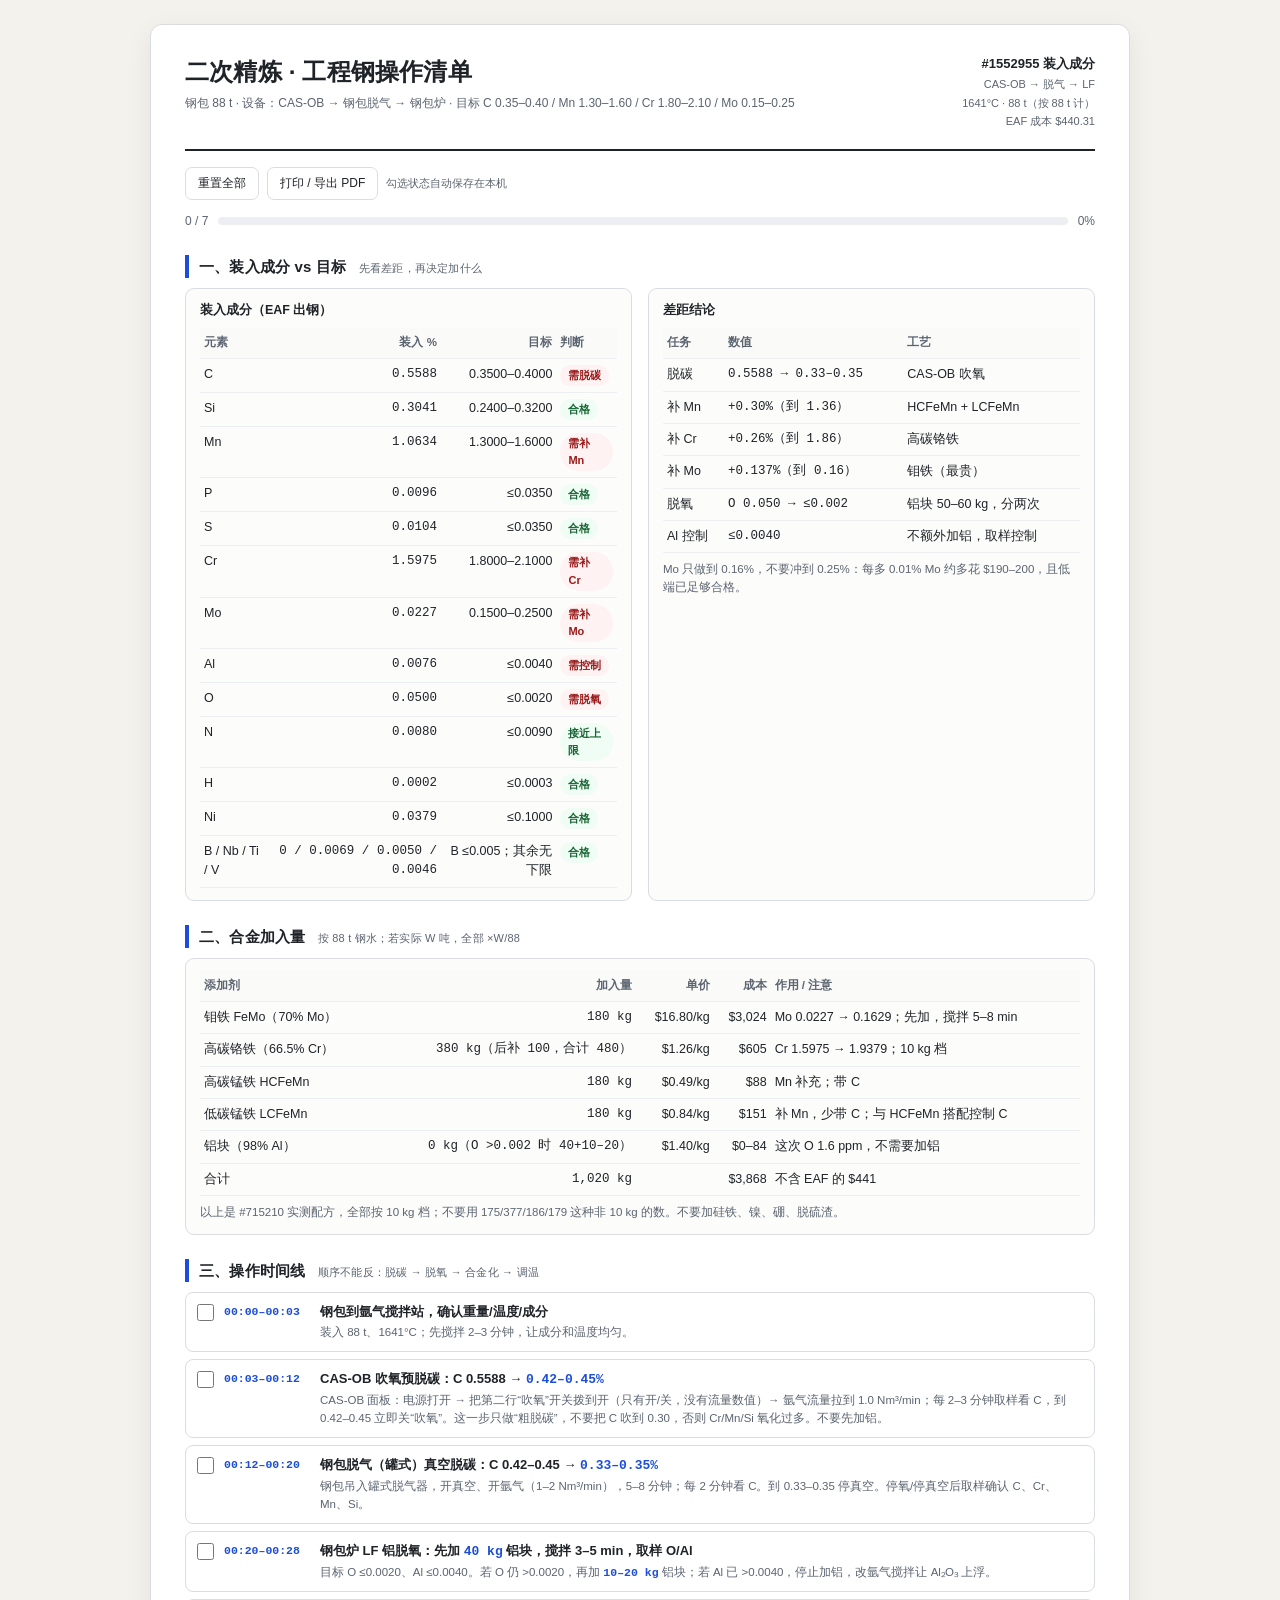
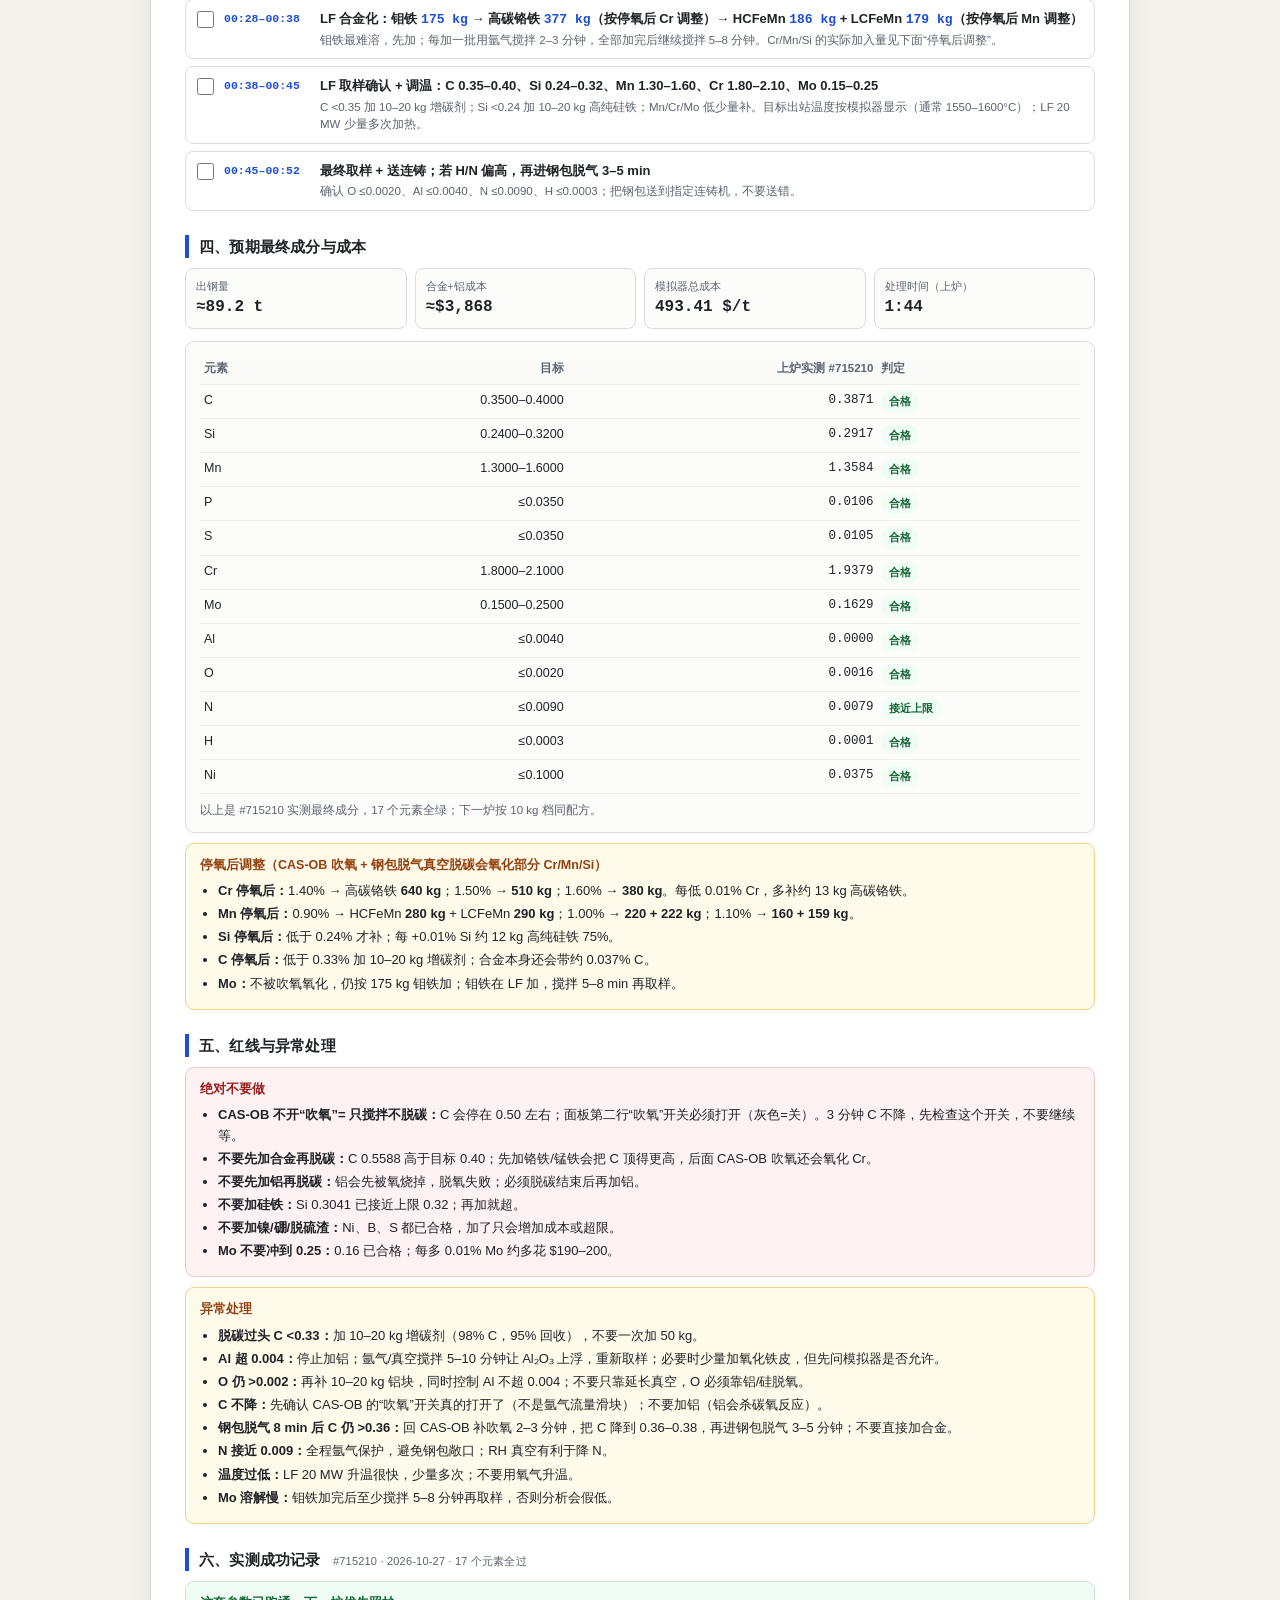
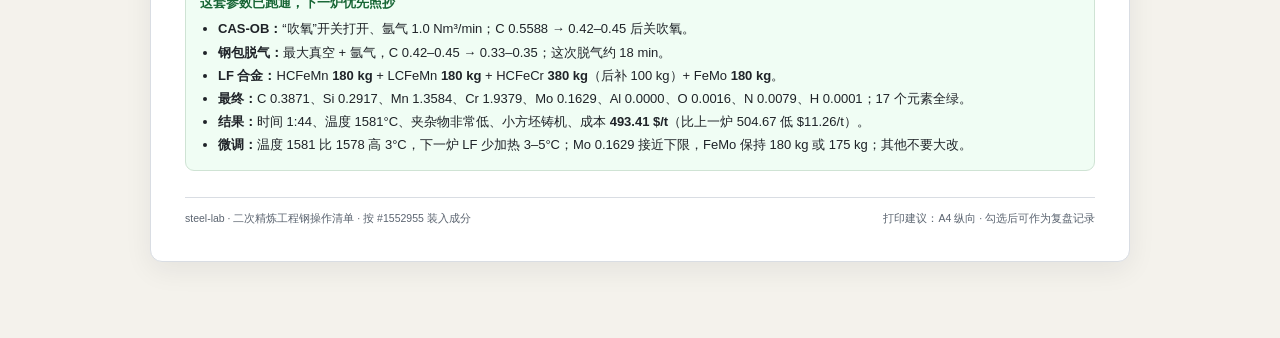
<file: 操作清单_二次精炼_工程钢.html>
<!DOCTYPE html>
<html lang="zh-CN">
<head>
<meta charset="UTF-8">
<meta name="viewport" content="width=device-width, initial-scale=1">
<title>二次精炼 · 工程钢操作清单</title>
<style>
  :root {
    --ink: #1f2328; --ink-2: #5b6470; --line: #d9dde3; --bg: #f4f2ec; --card: #fff;
    --accent: #1d4ed8; --accent-2: #eff6ff;
    --ok: #166534; --ok-bg: #f0fdf4;
    --warn: #991b1b; --warn-bg: #fef2f2;
    --amber: #92400e; --amber-bg: #fffbeb;
  }
  * { box-sizing: border-box; }
  body { margin: 0; background: var(--bg); color: var(--ink); font-family: "Segoe UI","Microsoft YaHei","PingFang SC",Arial,sans-serif; font-size: 13px; line-height: 1.55; }
  .page { max-width: 980px; margin: 24px auto 60px; background: var(--card); border: 1px solid var(--line); border-radius: 12px; padding: 28px 34px 34px; box-shadow: 0 8px 28px rgba(31,35,40,.07); }
  header { display: flex; align-items: flex-start; gap: 18px; padding-bottom: 18px; border-bottom: 2px solid var(--ink); }
  header h1 { margin: 0 0 4px; font-size: 24px; letter-spacing: .2px; }
  header .sub { color: var(--ink-2); font-size: 12px; }
  .spacer { flex: 1; }
  .stamp { text-align: right; font-size: 11px; color: var(--ink-2); line-height: 1.7; white-space: nowrap; }
  .stamp b { color: var(--ink); font-size: 13px; }
  .toolbar { display: flex; gap: 8px; margin: 16px 0 0; }
  .toolbar button { border: 1px solid var(--line); background: #fff; color: var(--ink); border-radius: 7px; padding: 7px 12px; font-size: 12px; cursor: pointer; }
  .toolbar button:hover { border-color: var(--accent); color: var(--accent); }
  .progress-wrap { display: flex; align-items: center; gap: 10px; margin-top: 12px; font-size: 12px; color: var(--ink-2); }
  .progress { flex: 1; height: 8px; background: #eceef1; border-radius: 99px; overflow: hidden; }
  .progress > i { display: block; height: 100%; width: 0%; background: linear-gradient(90deg, #1d4ed8, #60a5fa); transition: width .2s ease; }
  h2 { font-size: 15px; margin: 24px 0 10px; padding-left: 10px; border-left: 4px solid var(--accent); letter-spacing: .2px; }
  h2 small { font-weight: 400; color: var(--ink-2); font-size: 11px; margin-left: 8px; }
  .grid2 { display: grid; grid-template-columns: 1fr 1fr; gap: 16px; }
  .box { border: 1px solid var(--line); border-radius: 9px; padding: 12px 14px; background: #fcfcfa; }
  .box h3 { margin: 0 0 8px; font-size: 12.5px; }
  table { width: 100%; border-collapse: collapse; font-size: 12.5px; }
  th, td { border-bottom: 1px solid #eceef1; padding: 6px 4px; text-align: left; vertical-align: top; }
  th { color: var(--ink-2); font-weight: 600; font-size: 11.5px; background: #fafaf8; }
  td.num, th.num { text-align: right; font-variant-numeric: tabular-nums; }
  .mono { font-family: Consolas,"SFMono-Regular",Menlo,monospace; }
  .muted { color: var(--ink-2); }
  .pill { display: inline-block; padding: 2px 8px; border-radius: 99px; font-size: 11px; background: #f1f3f5; color: var(--ink-2); font-weight: 600; }
  .pill.ok { background: var(--ok-bg); color: var(--ok); }
  .pill.bad { background: var(--warn-bg); color: var(--warn); }
  .pill.blue { background: var(--accent-2); color: var(--accent); }
  .checklist { display: flex; flex-direction: column; gap: 7px; margin-top: 4px; }
  .item { display: flex; gap: 10px; align-items: flex-start; border: 1px solid var(--line); border-radius: 8px; padding: 9px 11px; background: #fff; transition: background .15s ease, border-color .15s ease; }
  .item:hover { border-color: #c7ccd3; }
  .item.done { background: #f7f9f7; border-color: #cfe3d4; }
  .item.done .txt { opacity: .62; }
  .item.done .txt b { text-decoration: line-through; text-decoration-thickness: 1px; }
  .item input[type="checkbox"] { width: 17px; height: 17px; margin: 2px 0 0; accent-color: var(--accent); flex: 0 0 auto; cursor: pointer; }
  .time { flex: 0 0 86px; font-family: Consolas,Menlo,monospace; font-size: 11.5px; color: var(--accent); font-weight: 700; padding-top: 1px; white-space: nowrap; }
  .txt { flex: 1; min-width: 0; }
  .txt .why { display: block; color: var(--ink-2); font-size: 11.5px; margin-top: 2px; }
  .qty { font-family: Consolas,Menlo,monospace; font-weight: 700; color: var(--accent); }
  .warnbox { border: 1px solid #f3c6c6; background: var(--warn-bg); border-radius: 9px; padding: 12px 14px; margin-top: 10px; }
  .warnbox h3 { margin: 0 0 6px; font-size: 12.5px; color: var(--warn); }
  .warnbox ul { margin: 4px 0 0 18px; padding: 0; }
  .warnbox li { margin: 3px 0; }
  .okbox { border: 1px solid #cfe3d4; background: var(--ok-bg); border-radius: 9px; padding: 12px 14px; margin-top: 10px; }
  .okbox h3 { margin: 0 0 6px; font-size: 12.5px; color: var(--ok); }
  .okbox ul { margin: 4px 0 0 18px; padding: 0; }
  .okbox li { margin: 3px 0; }
  .amberbox { border: 1px solid #f3d18b; background: var(--amber-bg); border-radius: 9px; padding: 12px 14px; margin-top: 10px; }
  .amberbox h3 { margin: 0 0 6px; font-size: 12.5px; color: var(--amber); }
  .amberbox ul { margin: 4px 0 0 18px; padding: 0; }
  .amberbox li { margin: 3px 0; }
  .note { font-size: 11.5px; color: var(--ink-2); margin-top: 8px; }
  .kpi { display: grid; grid-template-columns: repeat(4,1fr); gap: 8px; margin-top: 10px; }
  .kpi .k { border: 1px solid var(--line); border-radius: 8px; padding: 9px 10px; background: #fcfcfa; }
  .kpi .k span { display: block; font-size: 10.5px; color: var(--ink-2); }
  .kpi .k b { font-size: 16px; font-family: Consolas,Menlo,monospace; }
  footer { margin-top: 26px; padding-top: 12px; border-top: 1px solid var(--line); font-size: 10.5px; color: var(--ink-2); display: flex; justify-content: space-between; gap: 16px; }
  @media (max-width: 760px) { .page { margin: 0; border-radius: 0; padding: 20px 16px 28px; } .grid2 { grid-template-columns: 1fr; } .kpi { grid-template-columns: 1fr 1fr; } header { flex-direction: column; } .stamp { text-align: left; } }
  @media print { @page { size: A4; margin: 12mm; } body { background: #fff; font-size: 10.5px; } .page { max-width: none; margin: 0; border: 0; box-shadow: none; padding: 0; } .toolbar,.progress-wrap { display: none; } .item { break-inside: avoid; } h2 { break-after: avoid; } .warnbox,.okbox,.amberbox,.box { break-inside: avoid; } header { padding-bottom: 10px; } }
</style>
</head>
<body>
<div class="page">
  <header>
    <div>
      <h1>二次精炼 · 工程钢操作清单</h1>
      <div class="sub">钢包 88 t · 设备：CAS-OB → 钢包脱气 → 钢包炉 · 目标 C 0.35–0.40 / Mn 1.30–1.60 / Cr 1.80–2.10 / Mo 0.15–0.25</div>
    </div>
    <div class="spacer"></div>
    <div class="stamp">
      <b>#1552955 装入成分</b><br>CAS-OB → 脱气 → LF<br>
      1641°C · 88 t（按 88 t 计）<br>
      EAF 成本 $440.31
    </div>
  </header>

  <div class="toolbar">
    <button id="btn-reset">重置全部</button>
    <button id="btn-print">打印 / 导出 PDF</button>
    <span class="muted" style="align-self:center;font-size:11px">勾选状态自动保存在本机</span>
  </div>
  <div class="progress-wrap">
    <span id="progress-text">0 / 0</span>
    <div class="progress"><i id="progress-bar"></i></div>
    <span id="progress-pct">0%</span>
  </div>

  <h2>一、装入成分 vs 目标 <small>先看差距，再决定加什么</small></h2>
  <div class="grid2">
    <div class="box">
      <h3>装入成分（EAF 出钢）</h3>
      <table>
        <thead><tr><th>元素</th><th class="num">装入 %</th><th class="num">目标</th><th>判断</th></tr></thead>
        <tbody>
          <tr><td>C</td><td class="num mono">0.5588</td><td class="num">0.3500–0.4000</td><td><span class="pill bad">需脱碳</span></td></tr>
          <tr><td>Si</td><td class="num mono">0.3041</td><td class="num">0.2400–0.3200</td><td><span class="pill ok">合格</span></td></tr>
          <tr><td>Mn</td><td class="num mono">1.0634</td><td class="num">1.3000–1.6000</td><td><span class="pill bad">需补 Mn</span></td></tr>
          <tr><td>P</td><td class="num mono">0.0096</td><td class="num">≤0.0350</td><td><span class="pill ok">合格</span></td></tr>
          <tr><td>S</td><td class="num mono">0.0104</td><td class="num">≤0.0350</td><td><span class="pill ok">合格</span></td></tr>
          <tr><td>Cr</td><td class="num mono">1.5975</td><td class="num">1.8000–2.1000</td><td><span class="pill bad">需补 Cr</span></td></tr>
          <tr><td>Mo</td><td class="num mono">0.0227</td><td class="num">0.1500–0.2500</td><td><span class="pill bad">需补 Mo</span></td></tr>
          <tr><td>Al</td><td class="num mono">0.0076</td><td class="num">≤0.0040</td><td><span class="pill bad">需控制</span></td></tr>
          <tr><td>O</td><td class="num mono">0.0500</td><td class="num">≤0.0020</td><td><span class="pill bad">需脱氧</span></td></tr>
          <tr><td>N</td><td class="num mono">0.0080</td><td class="num">≤0.0090</td><td><span class="pill ok">接近上限</span></td></tr>
          <tr><td>H</td><td class="num mono">0.0002</td><td class="num">≤0.0003</td><td><span class="pill ok">合格</span></td></tr>
          <tr><td>Ni</td><td class="num mono">0.0379</td><td class="num">≤0.1000</td><td><span class="pill ok">合格</span></td></tr>
          <tr><td>B / Nb / Ti / V</td><td class="num mono">0 / 0.0069 / 0.0050 / 0.0046</td><td class="num">B ≤0.005；其余无下限</td><td><span class="pill ok">合格</span></td></tr>
        </tbody>
      </table>
    </div>
    <div class="box">
      <h3>差距结论</h3>
      <table>
        <thead><tr><th>任务</th><th>数值</th><th>工艺</th></tr></thead>
        <tbody>
          <tr><td>脱碳</td><td class="mono">0.5588 → 0.33–0.35</td><td>CAS-OB 吹氧</td></tr>
          <tr><td>补 Mn</td><td class="mono">+0.30%（到 1.36）</td><td>HCFeMn + LCFeMn</td></tr>
          <tr><td>补 Cr</td><td class="mono">+0.26%（到 1.86）</td><td>高碳铬铁</td></tr>
          <tr><td>补 Mo</td><td class="mono">+0.137%（到 0.16）</td><td>钼铁（最贵）</td></tr>
          <tr><td>脱氧</td><td class="mono">O 0.050 → ≤0.002</td><td>铝块 50–60 kg，分两次</td></tr>
          <tr><td>Al 控制</td><td class="mono">≤0.0040</td><td>不额外加铝，取样控制</td></tr>
        </tbody>
      </table>
      <div class="note">Mo 只做到 0.16%，不要冲到 0.25%：每多 0.01% Mo 约多花 $190–200，且低端已足够合格。</div>
    </div>
  </div>

  <h2>二、合金加入量 <small>按 88 t 钢水；若实际 W 吨，全部 ×W/88</small></h2>
  <div class="box">
    <table>
      <thead><tr><th>添加剂</th><th class="num">加入量</th><th class="num">单价</th><th class="num">成本</th><th>作用 / 注意</th></tr></thead>
      <tbody>
        <tr><td class="strong">钼铁 FeMo（70% Mo）</td><td class="num mono">180 kg</td><td class="num">$16.80/kg</td><td class="num">$3,024</td><td>Mo 0.0227 → 0.1629；先加，搅拌 5–8 min</td></tr>
        <tr><td class="strong">高碳铬铁（66.5% Cr）</td><td class="num mono">380 kg（后补 100，合计 480）</td><td class="num">$1.26/kg</td><td class="num">$605</td><td>Cr 1.5975 → 1.9379；10 kg 档</td></tr>
        <tr><td class="strong">高碳锰铁 HCFeMn</td><td class="num mono">180 kg</td><td class="num">$0.49/kg</td><td class="num">$88</td><td>Mn 补充；带 C</td></tr>
        <tr><td class="strong">低碳锰铁 LCFeMn</td><td class="num mono">180 kg</td><td class="num">$0.84/kg</td><td class="num">$151</td><td>补 Mn，少带 C；与 HCFeMn 搭配控制 C</td></tr>
        <tr><td class="strong">铝块（98% Al）</td><td class="num mono">0 kg（O &gt;0.002 时 40+10–20）</td><td class="num">$1.40/kg</td><td class="num">$0–84</td><td>这次 O 1.6 ppm，不需要加铝</td></tr>
        <tr><td class="strong">合计</td><td class="num mono">1,020 kg</td><td></td><td class="num strong">$3,868</td><td>不含 EAF 的 $441</td></tr>
      </tbody>
    </table>
    <div class="note">以上是 #715210 实测配方，全部按 10 kg 档；不要用 175/377/186/179 这种非 10 kg 的数。不要加硅铁、镍、硼、脱硫渣。</div>
  </div>

  <h2>三、操作时间线 <small>顺序不能反：脱碳 → 脱氧 → 合金化 → 调温</small></h2>
  <div class="checklist">
    <label class="item"><input type="checkbox" data-k="r1">
      <span class="time">00:00–00:03</span>
      <span class="txt"><b>钢包到氩气搅拌站，确认重量/温度/成分</b>
        <span class="why">装入 88 t、1641°C；先搅拌 2–3 分钟，让成分和温度均匀。</span></span>
    </label>
    <label class="item"><input type="checkbox" data-k="r2">
      <span class="time">00:03–00:12</span>
      <span class="txt"><b>CAS-OB 吹氧预脱碳：C 0.5588 → <span class="qty">0.42–0.45%</span></b>
        <span class="why">CAS-OB 面板：电源打开 → 把第二行“吹氧”开关拨到开（只有开/关，没有流量数值）→ 氩气流量拉到 1.0 Nm³/min；每 2–3 分钟取样看 C，到 0.42–0.45 立即关“吹氧”。这一步只做“粗脱碳”，不要把 C 吹到 0.30，否则 Cr/Mn/Si 氧化过多。不要先加铝。</span></span>
    </label>
    <label class="item"><input type="checkbox" data-k="r3">
      <span class="time">00:12–00:20</span>
      <span class="txt"><b>钢包脱气（罐式）真空脱碳：C 0.42–0.45 → <span class="qty">0.33–0.35%</span></b>
        <span class="why">钢包吊入罐式脱气器，开真空、开氩气（1–2 Nm³/min），5–8 分钟；每 2 分钟看 C。到 0.33–0.35 停真空。停氧/停真空后取样确认 C、Cr、Mn、Si。</span></span>
    </label>
    <label class="item"><input type="checkbox" data-k="r4">
      <span class="time">00:20–00:28</span>
      <span class="txt"><b>钢包炉 LF 铝脱氧：先加 <span class="qty">40 kg</span> 铝块，搅拌 3–5 min，取样 O/Al</b>
        <span class="why">目标 O ≤0.0020、Al ≤0.0040。若 O 仍 &gt;0.0020，再加 <span class="qty">10–20 kg</span> 铝块；若 Al 已 &gt;0.0040，停止加铝，改氩气搅拌让 Al₂O₃ 上浮。</span></span>
    </label>
    <label class="item"><input type="checkbox" data-k="r5">
      <span class="time">00:28–00:38</span>
      <span class="txt"><b>LF 合金化：钼铁 <span class="qty">175 kg</span> → 高碳铬铁 <span class="qty">377 kg</span>（按停氧后 Cr 调整）→ HCFeMn <span class="qty">186 kg</span> + LCFeMn <span class="qty">179 kg</span>（按停氧后 Mn 调整）</b>
        <span class="why">钼铁最难溶，先加；每加一批用氩气搅拌 2–3 分钟，全部加完后继续搅拌 5–8 分钟。Cr/Mn/Si 的实际加入量见下面“停氧后调整”。</span></span>
    </label>
    <label class="item"><input type="checkbox" data-k="r6">
      <span class="time">00:38–00:45</span>
      <span class="txt"><b>LF 取样确认 + 调温：C 0.35–0.40、Si 0.24–0.32、Mn 1.30–1.60、Cr 1.80–2.10、Mo 0.15–0.25</b>
        <span class="why">C &lt;0.35 加 10–20 kg 增碳剂；Si &lt;0.24 加 10–20 kg 高纯硅铁；Mn/Cr/Mo 低少量补。目标出站温度按模拟器显示（通常 1550–1600°C）；LF 20 MW 少量多次加热。</span></span>
    </label>
    <label class="item"><input type="checkbox" data-k="r7">
      <span class="time">00:45–00:52</span>
      <span class="txt"><b>最终取样 + 送连铸；若 H/N 偏高，再进钢包脱气 3–5 min</b>
        <span class="why">确认 O ≤0.0020、Al ≤0.0040、N ≤0.0090、H ≤0.0003；把钢包送到指定连铸机，不要送错。</span></span>
    </label>
  </div>

  <h2>四、预期最终成分与成本</h2>
  <div class="kpi">
    <div class="k"><span>出钢量</span><b>≈89.2 t</b></div>
    <div class="k"><span>合金+铝成本</span><b>≈$3,868</b></div>
    <div class="k"><span>模拟器总成本</span><b>493.41 $/t</b></div>
    <div class="k"><span>处理时间（上炉）</span><b>1:44</b></div>
  </div>
  <div class="box" style="margin-top:12px">
    <table>
      <thead><tr><th>元素</th><th class="num">目标</th><th class="num">上炉实测 #715210</th><th>判定</th></tr></thead>
      <tbody>
        <tr><td>C</td><td class="num">0.3500–0.4000</td><td class="num mono">0.3871</td><td><span class="pill ok">合格</span></td></tr>
        <tr><td>Si</td><td class="num">0.2400–0.3200</td><td class="num mono">0.2917</td><td><span class="pill ok">合格</span></td></tr>
        <tr><td>Mn</td><td class="num">1.3000–1.6000</td><td class="num mono">1.3584</td><td><span class="pill ok">合格</span></td></tr>
        <tr><td>P</td><td class="num">≤0.0350</td><td class="num mono">0.0106</td><td><span class="pill ok">合格</span></td></tr>
        <tr><td>S</td><td class="num">≤0.0350</td><td class="num mono">0.0105</td><td><span class="pill ok">合格</span></td></tr>
        <tr><td>Cr</td><td class="num">1.8000–2.1000</td><td class="num mono">1.9379</td><td><span class="pill ok">合格</span></td></tr>
        <tr><td>Mo</td><td class="num">0.1500–0.2500</td><td class="num mono">0.1629</td><td><span class="pill ok">合格</span></td></tr>
        <tr><td>Al</td><td class="num">≤0.0040</td><td class="num mono">0.0000</td><td><span class="pill ok">合格</span></td></tr>
        <tr><td>O</td><td class="num">≤0.0020</td><td class="num mono">0.0016</td><td><span class="pill ok">合格</span></td></tr>
        <tr><td>N</td><td class="num">≤0.0090</td><td class="num mono">0.0079</td><td><span class="pill ok">接近上限</span></td></tr>
        <tr><td>H</td><td class="num">≤0.0003</td><td class="num mono">0.0001</td><td><span class="pill ok">合格</span></td></tr>
        <tr><td>Ni</td><td class="num">≤0.1000</td><td class="num mono">0.0375</td><td><span class="pill ok">合格</span></td></tr>
      </tbody>
    </table>
    <div class="note">以上是 #715210 实测最终成分，17 个元素全绿；下一炉按 10 kg 档同配方。</div>
  </div>

  <div class="amberbox">
    <h3>停氧后调整（CAS-OB 吹氧 + 钢包脱气真空脱碳会氧化部分 Cr/Mn/Si）</h3>
    <ul>
      <li><b>Cr 停氧后：</b>1.40% → 高碳铬铁 <b>640 kg</b>；1.50% → <b>510 kg</b>；1.60% → <b>380 kg</b>。每低 0.01% Cr，多补约 13 kg 高碳铬铁。</li>
      <li><b>Mn 停氧后：</b>0.90% → HCFeMn <b>280 kg</b> + LCFeMn <b>290 kg</b>；1.00% → <b>220 + 222 kg</b>；1.10% → <b>160 + 159 kg</b>。</li>
      <li><b>Si 停氧后：</b>低于 0.24% 才补；每 +0.01% Si 约 12 kg 高纯硅铁 75%。</li>
      <li><b>C 停氧后：</b>低于 0.33% 加 10–20 kg 增碳剂；合金本身还会带约 0.037% C。</li>
      <li><b>Mo：</b>不被吹氧氧化，仍按 175 kg 钼铁加；钼铁在 LF 加，搅拌 5–8 min 再取样。</li>
    </ul>
  </div>

  <h2>五、红线与异常处理</h2>
  <div class="warnbox">
    <h3>绝对不要做</h3>
    <ul>
      <li><b>CAS-OB 不开“吹氧”= 只搅拌不脱碳：</b>C 会停在 0.50 左右；面板第二行“吹氧”开关必须打开（灰色=关）。3 分钟 C 不降，先检查这个开关，不要继续等。</li>
      <li><b>不要先加合金再脱碳：</b>C 0.5588 高于目标 0.40；先加铬铁/锰铁会把 C 顶得更高，后面 CAS-OB 吹氧还会氧化 Cr。</li>
      <li><b>不要先加铝再脱碳：</b>铝会先被氧烧掉，脱氧失败；必须脱碳结束后再加铝。</li>
      <li><b>不要加硅铁：</b>Si 0.3041 已接近上限 0.32；再加就超。</li>
      <li><b>不要加镍/硼/脱硫渣：</b>Ni、B、S 都已合格，加了只会增加成本或超限。</li>
      <li><b>Mo 不要冲到 0.25：</b>0.16 已合格；每多 0.01% Mo 约多花 $190–200。</li>
    </ul>
  </div>
  <div class="amberbox">
    <h3>异常处理</h3>
    <ul>
      <li><b>脱碳过头 C &lt;0.33：</b>加 10–20 kg 增碳剂（98% C，95% 回收），不要一次加 50 kg。</li>
      <li><b>Al 超 0.004：</b>停止加铝；氩气/真空搅拌 5–10 分钟让 Al₂O₃ 上浮，重新取样；必要时少量加氧化铁皮，但先问模拟器是否允许。</li>
      <li><b>O 仍 &gt;0.002：</b>再补 10–20 kg 铝块，同时控制 Al 不超 0.004；不要只靠延长真空，O 必须靠铝/硅脱氧。</li>
      <li><b>C 不降：</b>先确认 CAS-OB 的“吹氧”开关真的打开了（不是氩气流量滑块）；不要加铝（铝会杀碳氧反应）。</li>
      <li><b>钢包脱气 8 min 后 C 仍 &gt;0.36：</b>回 CAS-OB 补吹氧 2–3 分钟，把 C 降到 0.36–0.38，再进钢包脱气 3–5 分钟；不要直接加合金。</li>
      <li><b>N 接近 0.009：</b>全程氩气保护，避免钢包敞口；RH 真空有利于降 N。</li>
      <li><b>温度过低：</b>LF 20 MW 升温很快，少量多次；不要用氧气升温。</li>
      <li><b>Mo 溶解慢：</b>钼铁加完后至少搅拌 5–8 分钟再取样，否则分析会假低。</li>
    </ul>
  </div>

  <h2>六、实测成功记录 <small>#715210 · 2026-10-27 · 17 个元素全过</small></h2>
  <div class="okbox">
    <h3>这套参数已跑通，下一炉优先照抄</h3>
    <ul>
      <li><b>CAS-OB：</b>“吹氧”开关打开、氩气 1.0 Nm³/min；C 0.5588 → 0.42–0.45 后关吹氧。</li>
      <li><b>钢包脱气：</b>最大真空 + 氩气，C 0.42–0.45 → 0.33–0.35；这次脱气约 18 min。</li>
      <li><b>LF 合金：</b>HCFeMn <b>180 kg</b> + LCFeMn <b>180 kg</b> + HCFeCr <b>380 kg</b>（后补 100 kg）+ FeMo <b>180 kg</b>。</li>
      <li><b>最终：</b>C 0.3871、Si 0.2917、Mn 1.3584、Cr 1.9379、Mo 0.1629、Al 0.0000、O 0.0016、N 0.0079、H 0.0001；17 个元素全绿。</li>
      <li><b>结果：</b>时间 1:44、温度 1581°C、夹杂物非常低、小方坯铸机、成本 <b>493.41 $/t</b>（比上一炉 504.67 低 $11.26/t）。</li>
      <li><b>微调：</b>温度 1581 比 1578 高 3°C，下一炉 LF 少加热 3–5°C；Mo 0.1629 接近下限，FeMo 保持 180 kg 或 175 kg；其他不要大改。</li>
    </ul>
  </div>

  <footer>
    <span>steel-lab · 二次精炼工程钢操作清单 · 按 #1552955 装入成分</span>
    <span>打印建议：A4 纵向 · 勾选后可作为复盘记录</span>
  </footer>
</div>

<script>
  const KEY = "steel-lab-checklist-refining-v1";
  const boxes = Array.from(document.querySelectorAll('input[type="checkbox"]'));
  const saved = JSON.parse(localStorage.getItem(KEY) || "{}");
  boxes.forEach((b) => {
    b.checked = !!saved[b.dataset.k];
    b.closest(".item").classList.toggle("done", b.checked);
    b.addEventListener("change", () => {
      saved[b.dataset.k] = b.checked;
      localStorage.setItem(KEY, JSON.stringify(saved));
      b.closest(".item").classList.toggle("done", b.checked);
      update();
    });
  });
  function update() {
    const done = boxes.filter((b) => b.checked).length;
    const pct = boxes.length ? Math.round(done / boxes.length * 100) : 0;
    document.getElementById("progress-text").textContent = done + " / " + boxes.length;
    document.getElementById("progress-pct").textContent = pct + "%";
    document.getElementById("progress-bar").style.width = pct + "%";
  }
  document.getElementById("btn-reset").addEventListener("click", () => {
    if (!confirm("确定重置所有勾选？")) return;
    localStorage.removeItem(KEY);
    boxes.forEach((b) => { b.checked = false; b.closest(".item").classList.remove("done"); });
    update();
  });
  document.getElementById("btn-print").addEventListener("click", () => window.print());
  update();
</script>
</body>
</html>
</file>
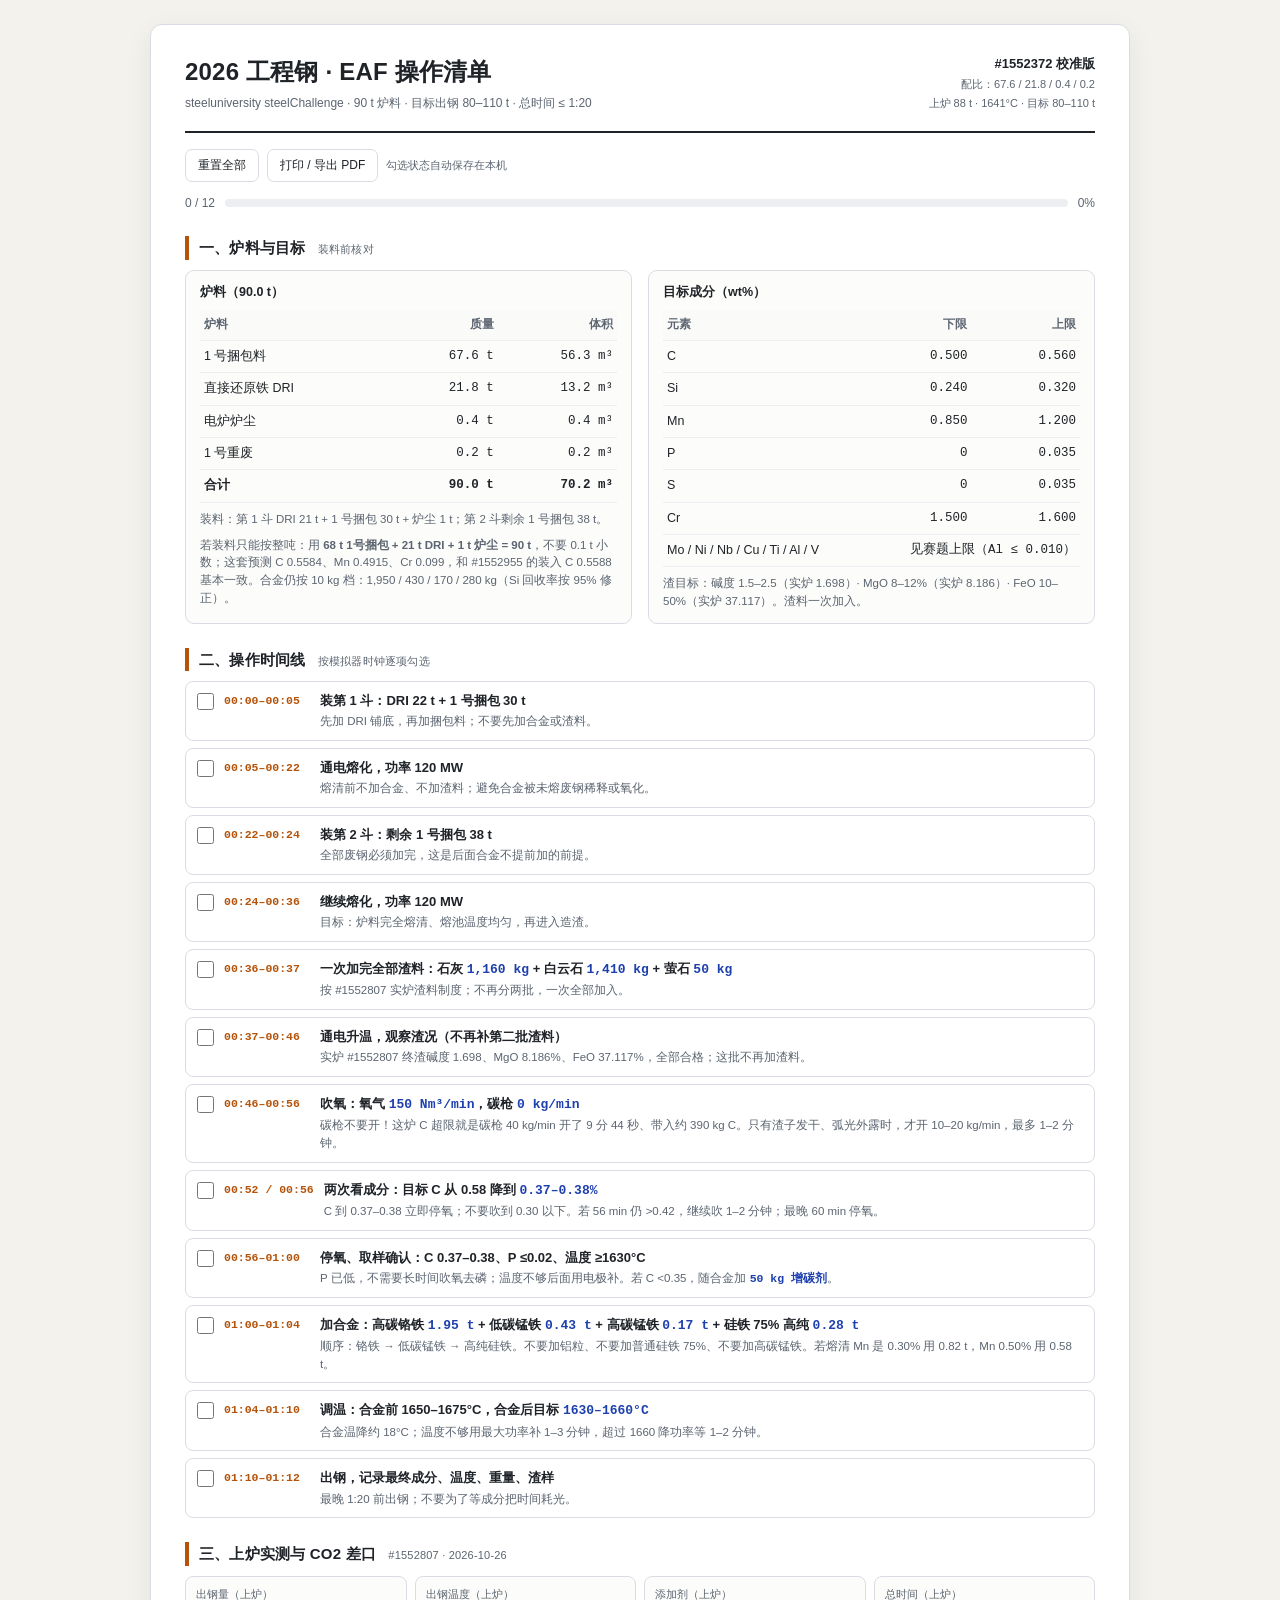
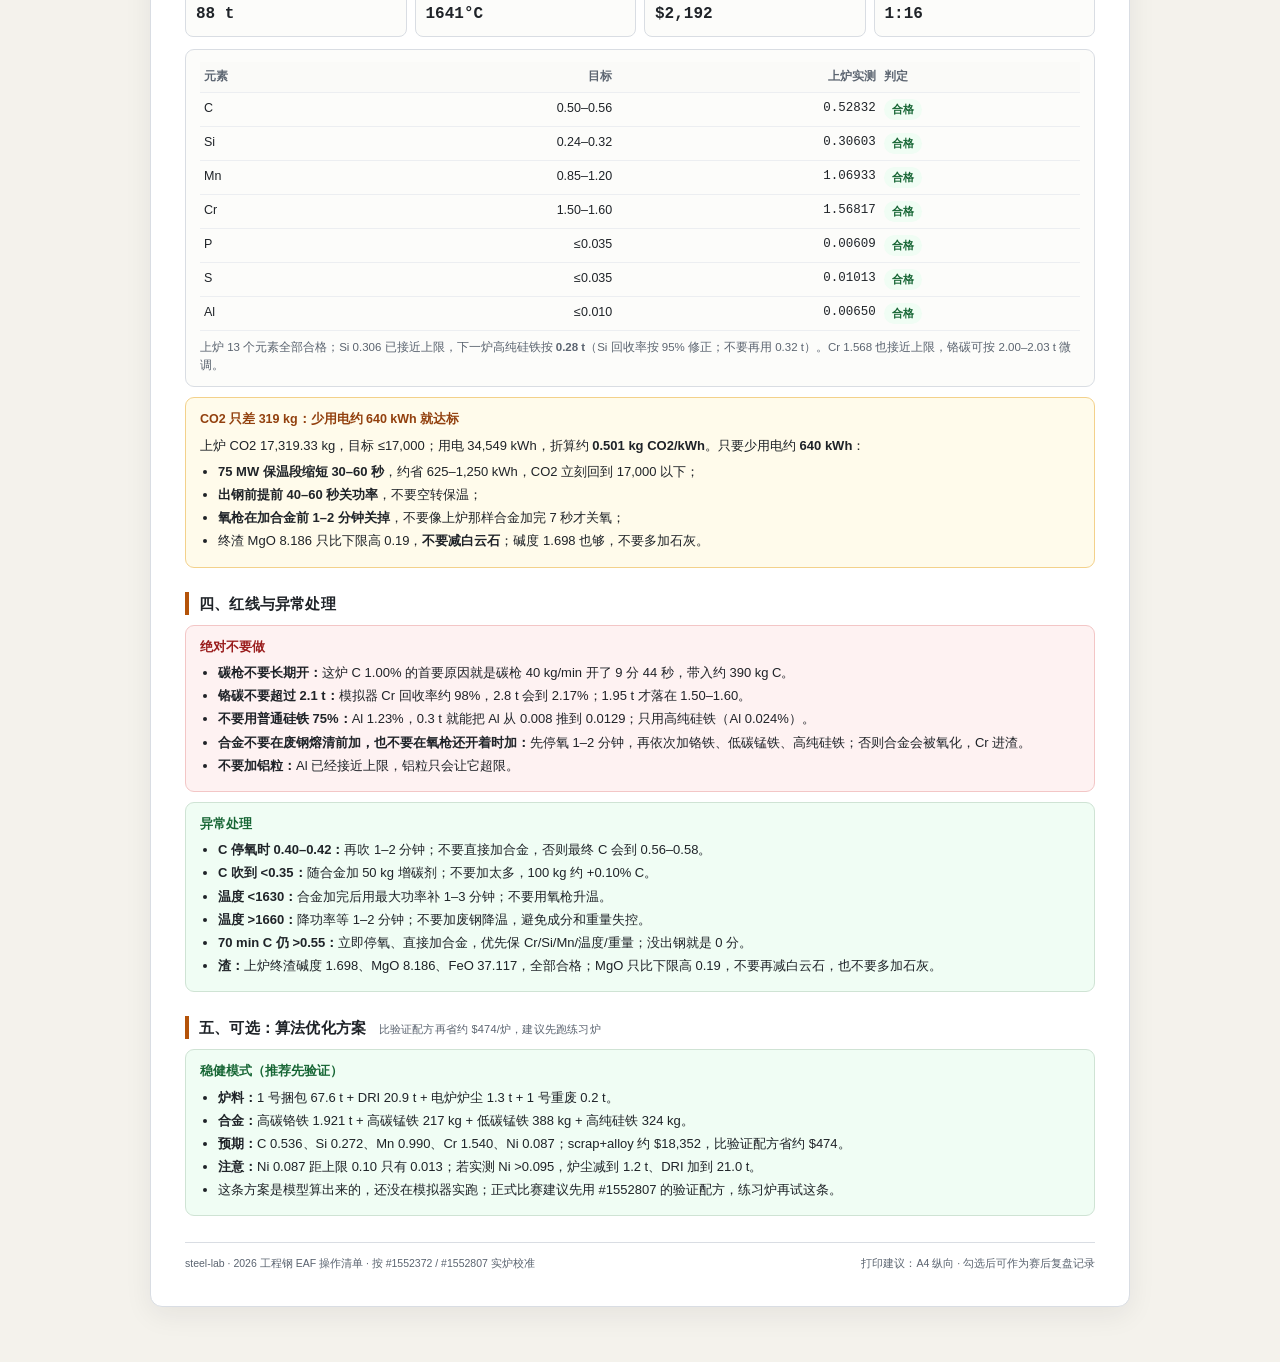
<file: 操作清单_工程钢_下一炉.html>
<!DOCTYPE html>
<html lang="zh-CN">
<head>
<meta charset="UTF-8">
<meta name="viewport" content="width=device-width, initial-scale=1">
<title>2026 工程钢 · EAF 操作清单</title>
<style>
  :root {
    --ink: #1f2328;
    --ink-2: #5b6470;
    --line: #d9dde3;
    --bg: #f4f2ec;
    --card: #ffffff;
    --accent: #b45309;
    --accent-2: #fff7ed;
    --ok: #166534;
    --ok-bg: #f0fdf4;
    --warn: #991b1b;
    --warn-bg: #fef2f2;
    --blue: #1e40af;
    --blue-bg: #eff6ff;
  }
  * { box-sizing: border-box; }
  body {
    margin: 0;
    background: var(--bg);
    color: var(--ink);
    font-family: "Segoe UI", "Microsoft YaHei", "PingFang SC", Arial, sans-serif;
    font-size: 13px;
    line-height: 1.55;
  }
  .page {
    max-width: 980px;
    margin: 24px auto 60px;
    background: var(--card);
    border: 1px solid var(--line);
    border-radius: 12px;
    padding: 28px 34px 34px;
    box-shadow: 0 8px 28px rgba(31, 35, 40, .07);
  }
  header {
    display: flex;
    align-items: flex-start;
    gap: 18px;
    padding-bottom: 18px;
    border-bottom: 2px solid var(--ink);
  }
  header h1 {
    margin: 0 0 4px;
    font-size: 24px;
    letter-spacing: .2px;
  }
  header .sub {
    color: var(--ink-2);
    font-size: 12px;
  }
  .spacer { flex: 1; }
  .stamp {
    text-align: right;
    font-size: 11px;
    color: var(--ink-2);
    line-height: 1.7;
    white-space: nowrap;
  }
  .stamp b { color: var(--ink); font-size: 13px; }
  .toolbar {
    display: flex;
    gap: 8px;
    margin: 16px 0 0;
  }
  .toolbar button {
    border: 1px solid var(--line);
    background: #fff;
    color: var(--ink);
    border-radius: 7px;
    padding: 7px 12px;
    font-size: 12px;
    cursor: pointer;
  }
  .toolbar button:hover { border-color: var(--accent); color: var(--accent); }
  .progress-wrap {
    display: flex;
    align-items: center;
    gap: 10px;
    margin-top: 12px;
    font-size: 12px;
    color: var(--ink-2);
  }
  .progress {
    flex: 1;
    height: 8px;
    background: #eceef1;
    border-radius: 99px;
    overflow: hidden;
  }
  .progress > i {
    display: block;
    height: 100%;
    width: 0%;
    background: linear-gradient(90deg, #b45309, #f59e0b);
    transition: width .2s ease;
  }
  h2 {
    font-size: 15px;
    margin: 24px 0 10px;
    padding-left: 10px;
    border-left: 4px solid var(--accent);
    letter-spacing: .2px;
  }
  h2 small {
    font-weight: 400;
    color: var(--ink-2);
    font-size: 11px;
    margin-left: 8px;
  }
  .grid2 {
    display: grid;
    grid-template-columns: 1fr 1fr;
    gap: 16px;
  }
  .box {
    border: 1px solid var(--line);
    border-radius: 9px;
    padding: 12px 14px;
    background: #fcfcfa;
  }
  .box h3 {
    margin: 0 0 8px;
    font-size: 12.5px;
    color: var(--ink);
  }
  table {
    width: 100%;
    border-collapse: collapse;
    font-size: 12.5px;
  }
  th, td {
    border-bottom: 1px solid #eceef1;
    padding: 6px 4px;
    text-align: left;
    vertical-align: top;
  }
  th {
    color: var(--ink-2);
    font-weight: 600;
    font-size: 11.5px;
    background: #fafaf8;
  }
  td.num, th.num { text-align: right; font-variant-numeric: tabular-nums; }
  .mono { font-family: Consolas, "SFMono-Regular", Menlo, monospace; }
  .muted { color: var(--ink-2); }
  .pill {
    display: inline-block;
    padding: 2px 8px;
    border-radius: 99px;
    font-size: 11px;
    background: #f1f3f5;
    color: var(--ink-2);
    font-weight: 600;
  }
  .pill.accent { background: var(--accent-2); color: var(--accent); }
  .pill.blue { background: var(--blue-bg); color: var(--blue); }
  .pill.ok { background: var(--ok-bg); color: var(--ok); }
  .checklist {
    display: flex;
    flex-direction: column;
    gap: 7px;
    margin-top: 4px;
  }
  .item {
    display: flex;
    gap: 10px;
    align-items: flex-start;
    border: 1px solid var(--line);
    border-radius: 8px;
    padding: 9px 11px;
    background: #fff;
    transition: background .15s ease, border-color .15s ease;
  }
  .item:hover { border-color: #c7ccd3; }
  .item.done {
    background: #f7f9f7;
    border-color: #cfe3d4;
  }
  .item.done .txt { opacity: .62; }
  .item.done .txt b { text-decoration: line-through; text-decoration-thickness: 1px; }
  .item input[type="checkbox"] {
    width: 17px;
    height: 17px;
    margin: 2px 0 0;
    accent-color: var(--accent);
    flex: 0 0 auto;
    cursor: pointer;
  }
  .time {
    flex: 0 0 86px;
    font-family: Consolas, "SFMono-Regular", Menlo, monospace;
    font-size: 11.5px;
    color: var(--accent);
    font-weight: 700;
    padding-top: 1px;
    white-space: nowrap;
  }
  .txt { flex: 1; min-width: 0; }
  .txt b { font-weight: 700; }
  .txt .why {
    display: block;
    color: var(--ink-2);
    font-size: 11.5px;
    margin-top: 2px;
  }
  .txt .qty {
    font-family: Consolas, "SFMono-Regular", Menlo, monospace;
    font-weight: 700;
    color: var(--blue);
  }
  .warnbox {
    border: 1px solid #f3c6c6;
    background: var(--warn-bg);
    border-radius: 9px;
    padding: 12px 14px;
    margin-top: 10px;
  }
  .warnbox h3 {
    margin: 0 0 6px;
    font-size: 12.5px;
    color: var(--warn);
  }
  .warnbox ul { margin: 4px 0 0 18px; padding: 0; }
  .warnbox li { margin: 3px 0; }
  .okbox {
    border: 1px solid #cfe3d4;
    background: var(--ok-bg);
    border-radius: 9px;
    padding: 12px 14px;
    margin-top: 10px;
  }
  .okbox h3 { margin: 0 0 6px; font-size: 12.5px; color: var(--ok); }
  .okbox ul { margin: 4px 0 0 18px; padding: 0; }
  .okbox li { margin: 3px 0; }
  .note {
    font-size: 11.5px;
    color: var(--ink-2);
    margin-top: 8px;
  }
  .kpi {
    display: grid;
    grid-template-columns: repeat(4, 1fr);
    gap: 8px;
    margin-top: 10px;
  }
  .kpi .k {
    border: 1px solid var(--line);
    border-radius: 8px;
    padding: 9px 10px;
    background: #fcfcfa;
  }
  .kpi .k span { display: block; font-size: 10.5px; color: var(--ink-2); }
  .kpi .k b { font-size: 16px; font-family: Consolas, Menlo, monospace; }
  footer {
    margin-top: 26px;
    padding-top: 12px;
    border-top: 1px solid var(--line);
    font-size: 10.5px;
    color: var(--ink-2);
    display: flex;
    justify-content: space-between;
    gap: 16px;
  }
  @media (max-width: 760px) {
    .page { margin: 0; border-radius: 0; padding: 20px 16px 28px; }
    .grid2 { grid-template-columns: 1fr; }
    .kpi { grid-template-columns: 1fr 1fr; }
    header { flex-direction: column; }
    .stamp { text-align: left; }
  }
  @media print {
    @page { size: A4; margin: 12mm; }
    body { background: #fff; font-size: 10.5px; }
    .page { max-width: none; margin: 0; border: 0; box-shadow: none; padding: 0; }
    .toolbar, .progress-wrap { display: none; }
    .item { break-inside: avoid; }
    h2 { break-after: avoid; }
    .warnbox, .okbox, .box { break-inside: avoid; }
    header { padding-bottom: 10px; }
  }
</style>
</head>
<body>
<div class="page">
  <header>
    <div>
      <h1>2026 工程钢 · EAF 操作清单</h1>
      <div class="sub">steeluniversity steelChallenge · 90 t 炉料 · 目标出钢 80–110 t · 总时间 ≤ 1:20</div>
    </div>
    <div class="spacer"></div>
    <div class="stamp">
      <b>#1552372 校准版</b><br>
      配比：67.6 / 21.8 / 0.4 / 0.2<br>
      上炉 88 t · 1641°C · 目标 80–110 t
    </div>
  </header>

  <div class="toolbar">
    <button id="btn-reset">重置全部</button>
    <button id="btn-print">打印 / 导出 PDF</button>
    <span class="muted" style="align-self:center;font-size:11px">勾选状态自动保存在本机</span>
  </div>
  <div class="progress-wrap">
    <span id="progress-text">0 / 0</span>
    <div class="progress"><i id="progress-bar"></i></div>
    <span id="progress-pct">0%</span>
  </div>

  <h2>一、炉料与目标 <small>装料前核对</small></h2>
  <div class="grid2">
    <div class="box">
      <h3>炉料（90.0 t）</h3>
      <table>
        <thead><tr><th>炉料</th><th class="num">质量</th><th class="num">体积</th></tr></thead>
        <tbody>
          <tr><td>1 号捆包料</td><td class="num mono">67.6 t</td><td class="num mono">56.3 m³</td></tr>
          <tr><td>直接还原铁 DRI</td><td class="num mono">21.8 t</td><td class="num mono">13.2 m³</td></tr>
          <tr><td>电炉炉尘</td><td class="num mono">0.4 t</td><td class="num mono">0.4 m³</td></tr>
          <tr><td>1 号重废</td><td class="num mono">0.2 t</td><td class="num mono">0.2 m³</td></tr>
          <tr><td><b>合计</b></td><td class="num mono"><b>90.0 t</b></td><td class="num mono"><b>70.2 m³</b></td></tr>
        </tbody>
      </table>
      <div class="note">装料：第 1 斗 DRI 21 t + 1 号捆包 30 t + 炉尘 1 t；第 2 斗剩余 1 号捆包 38 t。</div>
      <div class="note">若装料只能按整吨：用 <b>68 t 1号捆包 + 21 t DRI + 1 t 炉尘 = 90 t</b>，不要 0.1 t 小数；这套预测 C 0.5584、Mn 0.4915、Cr 0.099，和 #1552955 的装入 C 0.5588 基本一致。合金仍按 10 kg 档：1,950 / 430 / 170 / 280 kg（Si 回收率按 95% 修正）。</div>
    </div>
    <div class="box">
      <h3>目标成分（wt%）</h3>
      <table>
        <thead><tr><th>元素</th><th class="num">下限</th><th class="num">上限</th></tr></thead>
        <tbody>
          <tr><td>C</td><td class="num mono">0.500</td><td class="num mono">0.560</td></tr>
          <tr><td>Si</td><td class="num mono">0.240</td><td class="num mono">0.320</td></tr>
          <tr><td>Mn</td><td class="num mono">0.850</td><td class="num mono">1.200</td></tr>
          <tr><td>P</td><td class="num mono">0</td><td class="num mono">0.035</td></tr>
          <tr><td>S</td><td class="num mono">0</td><td class="num mono">0.035</td></tr>
          <tr><td>Cr</td><td class="num mono">1.500</td><td class="num mono">1.600</td></tr>
          <tr><td>Mo / Ni / Nb / Cu / Ti / Al / V</td><td class="num mono" colspan="2">见赛题上限（Al ≤ 0.010）</td></tr>
        </tbody>
      </table>
      <div class="note">渣目标：碱度 1.5–2.5（实炉 1.698）· MgO 8–12%（实炉 8.186）· FeO 10–50%（实炉 37.117）。渣料一次加入。</div>
    </div>
  </div>

  <h2>二、操作时间线 <small>按模拟器时钟逐项勾选</small></h2>
  <div class="checklist">
    <label class="item"><input type="checkbox" data-k="s1">
      <span class="time">00:00–00:05</span>
      <span class="txt"><b>装第 1 斗：DRI 22 t + 1 号捆包 30 t</b>
        <span class="why">先加 DRI 铺底，再加捆包料；不要先加合金或渣料。</span></span>
    </label>
    <label class="item"><input type="checkbox" data-k="s2">
      <span class="time">00:05–00:22</span>
      <span class="txt"><b>通电熔化，功率 120 MW</b>
        <span class="why">熔清前不加合金、不加渣料；避免合金被未熔废钢稀释或氧化。</span></span>
    </label>
    <label class="item"><input type="checkbox" data-k="s3">
      <span class="time">00:22–00:24</span>
      <span class="txt"><b>装第 2 斗：剩余 1 号捆包 38 t</b>
        <span class="why">全部废钢必须加完，这是后面合金不提前加的前提。</span></span>
    </label>
    <label class="item"><input type="checkbox" data-k="s4">
      <span class="time">00:24–00:36</span>
      <span class="txt"><b>继续熔化，功率 120 MW</b>
        <span class="why">目标：炉料完全熔清、熔池温度均匀，再进入造渣。</span></span>
    </label>
    <label class="item"><input type="checkbox" data-k="s5">
      <span class="time">00:36–00:37</span>
      <span class="txt"><b>一次加完全部渣料：石灰 <span class="qty">1,160 kg</span> + 白云石 <span class="qty">1,410 kg</span> + 萤石 <span class="qty">50 kg</span></b>
        <span class="why">按 #1552807 实炉渣料制度；不再分两批，一次全部加入。</span></span>
    </label>
    <label class="item"><input type="checkbox" data-k="s6">
      <span class="time">00:37–00:46</span>
      <span class="txt"><b>通电升温，观察渣况（不再补第二批渣料）</b>
        <span class="why">实炉 #1552807 终渣碱度 1.698、MgO 8.186%、FeO 37.117%，全部合格；这批不再加渣料。</span></span>
    </label>
    <label class="item"><input type="checkbox" data-k="s7">
      <span class="time">00:46–00:56</span>
      <span class="txt"><b>吹氧：氧气 <span class="qty">150 Nm³/min</span>，碳枪 <span class="qty">0 kg/min</span></b>
        <span class="why">碳枪不要开！这炉 C 超限就是碳枪 40 kg/min 开了 9 分 44 秒、带入约 390 kg C。只有渣子发干、弧光外露时，才开 10–20 kg/min，最多 1–2 分钟。</span></span>
    </label>
    <label class="item"><input type="checkbox" data-k="s8">
      <span class="time">00:52 / 00:56</span>
      <span class="txt"><b>两次看成分：目标 C 从 0.58 降到 <span class="qty">0.37–0.38%</span></b>
        <span class="why">C 到 0.37–0.38 立即停氧；不要吹到 0.30 以下。若 56 min 仍 &gt;0.42，继续吹 1–2 分钟；最晚 60 min 停氧。</span></span>
    </label>
    <label class="item"><input type="checkbox" data-k="s9">
      <span class="time">00:56–01:00</span>
      <span class="txt"><b>停氧、取样确认：C 0.37–0.38、P ≤0.02、温度 ≥1630°C</b>
        <span class="why">P 已低，不需要长时间吹氧去磷；温度不够后面用电极补。若 C &lt;0.35，随合金加 <span class="qty">50 kg 增碳剂</span>。</span></span>
    </label>
    <label class="item"><input type="checkbox" data-k="s10">
      <span class="time">01:00–01:04</span>
      <span class="txt"><b>加合金：高碳铬铁 <span class="qty">1.95 t</span> + 低碳锰铁 <span class="qty">0.43 t</span> + 高碳锰铁 <span class="qty">0.17 t</span> + 硅铁 75% 高纯 <span class="qty">0.28 t</span></b>
        <span class="why">顺序：铬铁 → 低碳锰铁 → 高纯硅铁。不要加铝粒、不要加普通硅铁 75%、不要加高碳锰铁。若熔清 Mn 是 0.30% 用 0.82 t，Mn 0.50% 用 0.58 t。</span></span>
    </label>
    <label class="item"><input type="checkbox" data-k="s11">
      <span class="time">01:04–01:10</span>
      <span class="txt"><b>调温：合金前 1650–1675°C，合金后目标 <span class="qty">1630–1660°C</span></b>
        <span class="why">合金温降约 18°C；温度不够用最大功率补 1–3 分钟，超过 1660 降功率等 1–2 分钟。</span></span>
    </label>
    <label class="item"><input type="checkbox" data-k="s12">
      <span class="time">01:10–01:12</span>
      <span class="txt"><b>出钢，记录最终成分、温度、重量、渣样</b>
        <span class="why">最晚 1:20 前出钢；不要为了等成分把时间耗光。</span></span>
    </label>
  </div>

  <h2>三、上炉实测与 CO2 差口 <small>#1552807 · 2026-10-26</small></h2>
  <div class="kpi">
    <div class="k"><span>出钢量（上炉）</span><b>88 t</b></div>
    <div class="k"><span>出钢温度（上炉）</span><b>1641°C</b></div>
    <div class="k"><span>添加剂（上炉）</span><b>$2,192</b></div>
    <div class="k"><span>总时间（上炉）</span><b>1:16</b></div>
  </div>
  <div class="box" style="margin-top:12px">
    <table>
      <thead><tr><th>元素</th><th class="num">目标</th><th class="num">上炉实测</th><th>判定</th></tr></thead>
      <tbody>
        <tr><td>C</td><td class="num">0.50–0.56</td><td class="num mono">0.52832</td><td><span class="pill ok">合格</span></td></tr>
        <tr><td>Si</td><td class="num">0.24–0.32</td><td class="num mono">0.30603</td><td><span class="pill ok">合格</span></td></tr>
        <tr><td>Mn</td><td class="num">0.85–1.20</td><td class="num mono">1.06933</td><td><span class="pill ok">合格</span></td></tr>
        <tr><td>Cr</td><td class="num">1.50–1.60</td><td class="num mono">1.56817</td><td><span class="pill ok">合格</span></td></tr>
        <tr><td>P</td><td class="num">≤0.035</td><td class="num mono">0.00609</td><td><span class="pill ok">合格</span></td></tr>
        <tr><td>S</td><td class="num">≤0.035</td><td class="num mono">0.01013</td><td><span class="pill ok">合格</span></td></tr>
        <tr><td>Al</td><td class="num">≤0.010</td><td class="num mono">0.00650</td><td><span class="pill ok">合格</span></td></tr>
      </tbody>
    </table>
    <div class="note">上炉 13 个元素全部合格；Si 0.306 已接近上限，下一炉高纯硅铁按 <b>0.28 t</b>（Si 回收率按 95% 修正；不要再用 0.32 t）。Cr 1.568 也接近上限，铬碳可按 2.00–2.03 t 微调。</div>
  </div>

  <div class="warnbox" style="border-color:#f3d18b;background:#fffbeb">
    <h3 style="color:#92400e">CO2 只差 319 kg：少用电约 640 kWh 就达标</h3>
    <p style="margin:4px 0 6px">上炉 CO2 17,319.33 kg，目标 ≤17,000；用电 34,549 kWh，折算约 <b>0.501 kg CO2/kWh</b>。只要少用电约 <b>640 kWh</b>：</p>
    <ul>
      <li><b>75 MW 保温段缩短 30–60 秒</b>，约省 625–1,250 kWh，CO2 立刻回到 17,000 以下；</li>
      <li><b>出钢前提前 40–60 秒关功率</b>，不要空转保温；</li>
      <li><b>氧枪在加合金前 1–2 分钟关掉</b>，不要像上炉那样合金加完 7 秒才关氧；</li>
      <li>终渣 MgO 8.186 只比下限高 0.19，<b>不要减白云石</b>；碱度 1.698 也够，不要多加石灰。</li>
    </ul>
  </div>

  <h2>四、红线与异常处理</h2>
  <div class="warnbox">
    <h3>绝对不要做</h3>
    <ul>
      <li><b>碳枪不要长期开：</b>这炉 C 1.00% 的首要原因就是碳枪 40 kg/min 开了 9 分 44 秒，带入约 390 kg C。</li>
      <li><b>铬碳不要超过 2.1 t：</b>模拟器 Cr 回收率约 98%，2.8 t 会到 2.17%；1.95 t 才落在 1.50–1.60。</li>
      <li><b>不要用普通硅铁 75%：</b>Al 1.23%，0.3 t 就能把 Al 从 0.008 推到 0.0129；只用高纯硅铁（Al 0.024%）。</li>
      <li><b>合金不要在废钢熔清前加，也不要在氧枪还开着时加：</b>先停氧 1–2 分钟，再依次加铬铁、低碳锰铁、高纯硅铁；否则合金会被氧化，Cr 进渣。</li>
      <li><b>不要加铝粒：</b>Al 已经接近上限，铝粒只会让它超限。</li>
    </ul>
  </div>
  <div class="okbox">
    <h3>异常处理</h3>
    <ul>
      <li><b>C 停氧时 0.40–0.42：</b>再吹 1–2 分钟；不要直接加合金，否则最终 C 会到 0.56–0.58。</li>
      <li><b>C 吹到 &lt;0.35：</b>随合金加 50 kg 增碳剂；不要加太多，100 kg 约 +0.10% C。</li>
      <li><b>温度 &lt;1630：</b>合金加完后用最大功率补 1–3 分钟；不要用氧枪升温。</li>
      <li><b>温度 &gt;1660：</b>降功率等 1–2 分钟；不要加废钢降温，避免成分和重量失控。</li>
      <li><b>70 min C 仍 &gt;0.55：</b>立即停氧、直接加合金，优先保 Cr/Si/Mn/温度/重量；没出钢就是 0 分。</li>
      <li><b>渣：</b>上炉终渣碱度 1.698、MgO 8.186、FeO 37.117，全部合格；MgO 只比下限高 0.19，不要再减白云石，也不要多加石灰。</li>
    </ul>
  </div>

  <h2>五、可选：算法优化方案 <small>比验证配方再省约 $474/炉，建议先跑练习炉</small></h2>
  <div class="okbox">
    <h3>稳健模式（推荐先验证）</h3>
    <ul>
      <li><b>炉料：</b>1 号捆包 67.6 t + DRI 20.9 t + 电炉炉尘 1.3 t + 1 号重废 0.2 t。</li>
      <li><b>合金：</b>高碳铬铁 1.921 t + 高碳锰铁 217 kg + 低碳锰铁 388 kg + 高纯硅铁 324 kg。</li>
      <li><b>预期：</b>C 0.536、Si 0.272、Mn 0.990、Cr 1.540、Ni 0.087；scrap+alloy 约 $18,352，比验证配方省约 $474。</li>
      <li><b>注意：</b>Ni 0.087 距上限 0.10 只有 0.013；若实测 Ni &gt;0.095，炉尘减到 1.2 t、DRI 加到 21.0 t。</li>
      <li>这条方案是模型算出来的，还没在模拟器实跑；正式比赛建议先用 #1552807 的验证配方，练习炉再试这条。</li>
    </ul>
  </div>

  <footer>
    <span>steel-lab · 2026 工程钢 EAF 操作清单 · 按 #1552372 / #1552807 实炉校准</span>
    <span>打印建议：A4 纵向 · 勾选后可作为赛后复盘记录</span>
  </footer>
</div>

<script>
  const KEY = "steel-lab-checklist-sc21-v1";
  const boxes = Array.from(document.querySelectorAll('input[type="checkbox"]'));
  const saved = JSON.parse(localStorage.getItem(KEY) || "{}");
  boxes.forEach((b) => {
    b.checked = !!saved[b.dataset.k];
    b.closest(".item").classList.toggle("done", b.checked);
    b.addEventListener("change", () => {
      saved[b.dataset.k] = b.checked;
      localStorage.setItem(KEY, JSON.stringify(saved));
      b.closest(".item").classList.toggle("done", b.checked);
      update();
    });
  });
  function update() {
    const done = boxes.filter((b) => b.checked).length;
    const pct = boxes.length ? Math.round(done / boxes.length * 100) : 0;
    document.getElementById("progress-text").textContent = done + " / " + boxes.length;
    document.getElementById("progress-pct").textContent = pct + "%";
    document.getElementById("progress-bar").style.width = pct + "%";
  }
  document.getElementById("btn-reset").addEventListener("click", () => {
    if (!confirm("确定重置所有勾选？")) return;
    localStorage.removeItem(KEY);
    boxes.forEach((b) => { b.checked = false; b.closest(".item").classList.remove("done"); });
    update();
  });
  document.getElementById("btn-print").addEventListener("click", () => window.print());
  update();
</script>
</body>
</html>
</file>
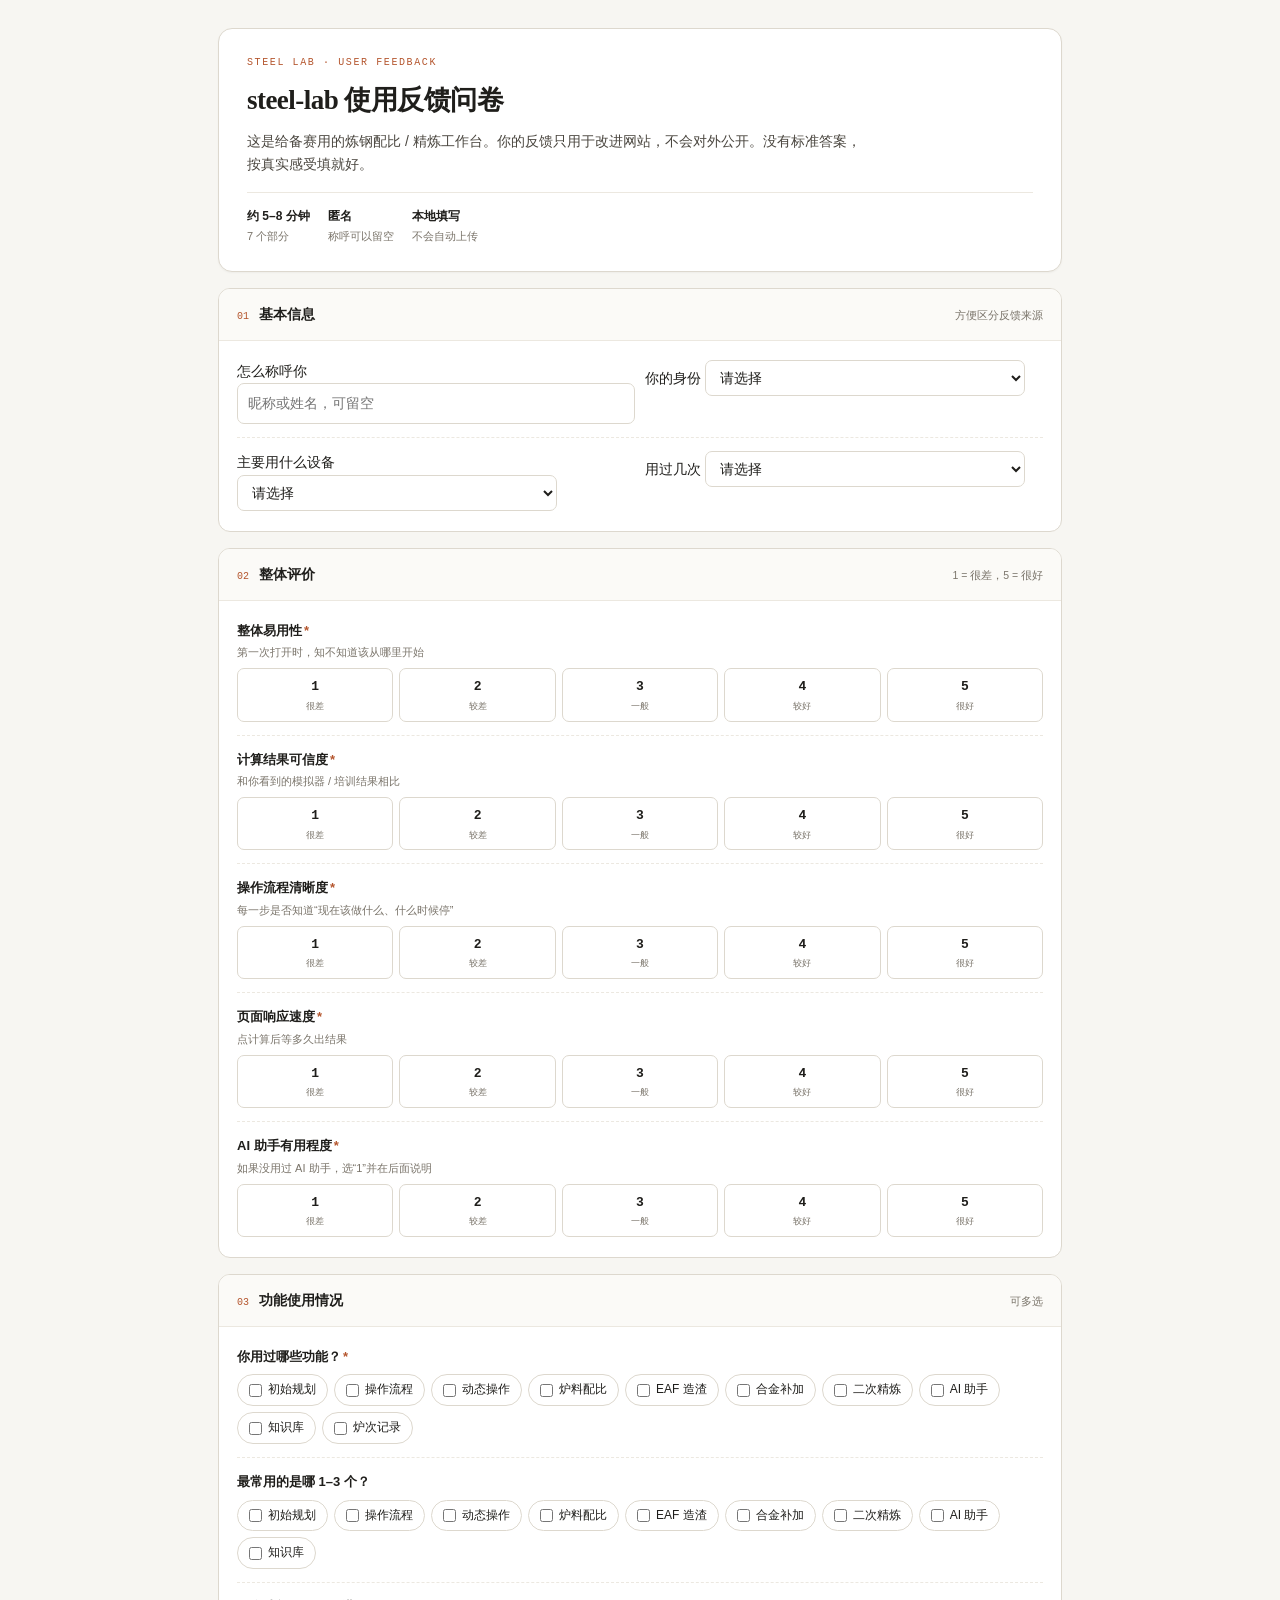
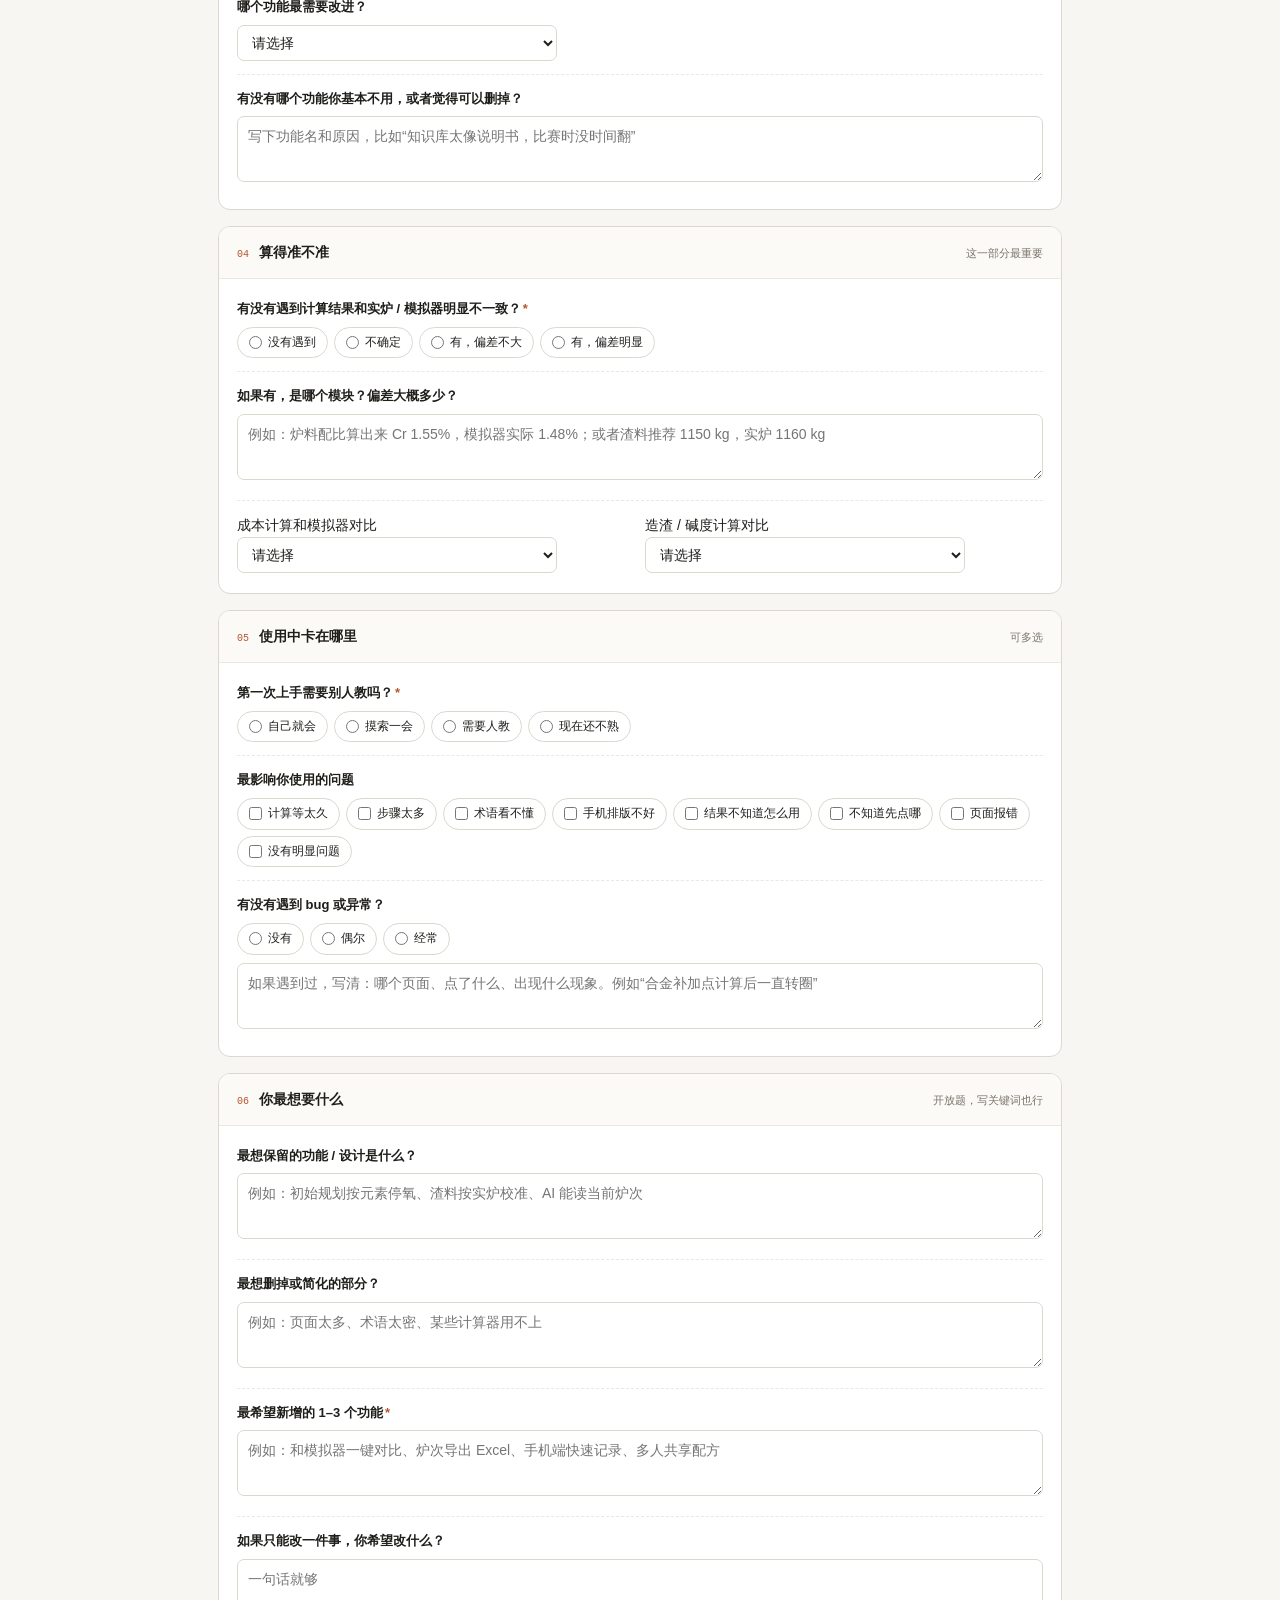
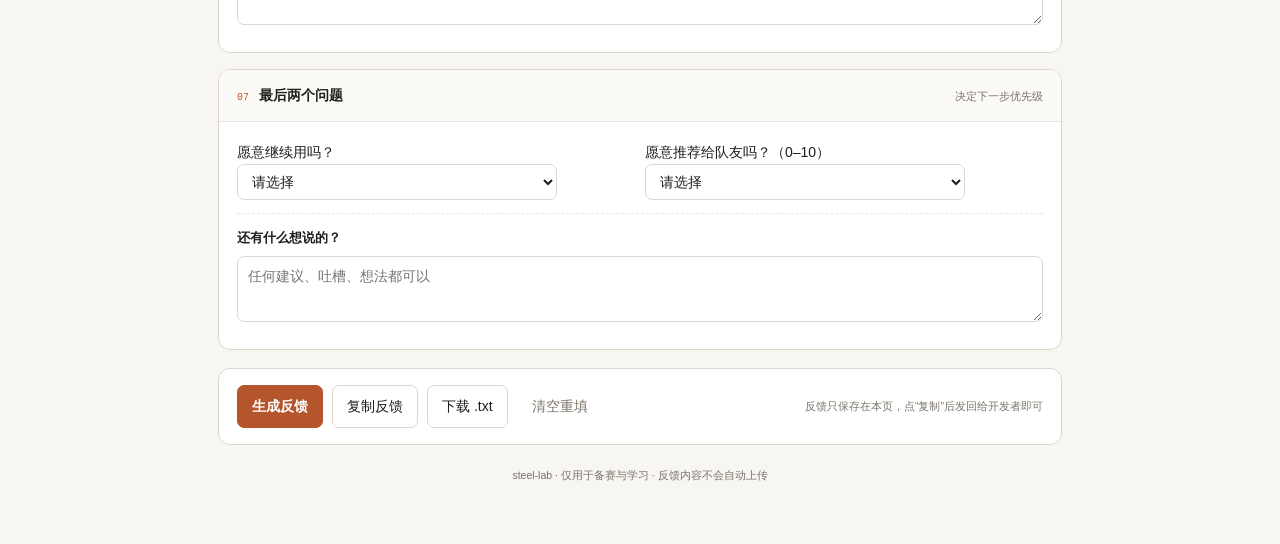
<file: 问卷_使用反馈.html>
<!DOCTYPE html>
<html lang="zh-CN">
<head>
<meta charset="UTF-8">
<meta name="viewport" content="width=device-width, initial-scale=1.0">
<title>steel-lab 使用反馈问卷</title>
<style>
  :root {
    --bg: #f7f6f2;
    --card: #ffffff;
    --ink: #1f1e1b;
    --ink2: #4a463f;
    --muted: #7a746a;
    --line: #ddd8ce;
    --line2: #ece8e0;
    --accent: #b4552d;
    --accent-soft: #f4e5dd;
    --ok: #2c7a5b;
    --ok-soft: #e7f1eb;
    --warn: #9a6612;
    --warn-soft: #f7eeda;
    --mono: "SFMono-Regular", Consolas, "Liberation Mono", monospace;
  }
  * { box-sizing: border-box; }
  body {
    margin: 0; background: var(--bg); color: var(--ink);
    font-family: -apple-system, BlinkMacSystemFont, "Segoe UI", "PingFang SC", "Microsoft YaHei", sans-serif;
    font-size: 14px; line-height: 1.65;
  }
  .wrap { max-width: 880px; margin: 0 auto; padding: 28px 18px 60px; }
  header.hero {
    background: var(--card); border: 1px solid var(--line); border-radius: 14px;
    padding: 26px 28px; box-shadow: 0 1px 2px rgba(31,30,27,.04);
  }
  .eyebrow { font-family: var(--mono); font-size: 10px; letter-spacing: .16em; color: var(--accent); text-transform: uppercase; }
  h1 { font-family: "Noto Serif SC", Georgia, "Songti SC", serif; font-size: 27px; margin: 6px 0 8px; letter-spacing: -.02em; }
  .lede { color: var(--ink2); margin: 0; max-width: 620px; }
  .meta-row { display: flex; gap: 18px; flex-wrap: wrap; margin-top: 16px; padding-top: 14px; border-top: 1px solid var(--line2); }
  .meta-row div { font-size: 11px; color: var(--muted); }
  .meta-row b { display: block; color: var(--ink); font-size: 12px; font-weight: 600; }

  section.card {
    background: var(--card); border: 1px solid var(--line); border-radius: 12px;
    padding: 0; margin-top: 16px; overflow: hidden;
  }
  .sec-head {
    display: flex; align-items: baseline; gap: 10px; padding: 14px 18px;
    border-bottom: 1px solid var(--line2); background: #fbfaf7;
  }
  .sec-head .no { font-family: var(--mono); font-size: 10px; color: var(--accent); }
  .sec-head h2 { font-size: 14px; margin: 0; font-weight: 650; }
  .sec-head span.desc { margin-left: auto; font-size: 10.5px; color: var(--muted); }
  .sec-body { padding: 6px 18px 16px; }

  .q { padding: 13px 0; border-bottom: 1px dashed var(--line2); }
  .q:last-child { border-bottom: 0; padding-bottom: 4px; }
  .q > label.t, .q > .t { display: block; font-weight: 600; font-size: 13px; margin-bottom: 7px; }
  .q .hint { font-size: 11px; color: var(--muted); font-weight: 400; margin-top: 2px; }
  .req { color: var(--accent); margin-left: 2px; }

  input[type=text], textarea, select {
    width: 100%; border: 1px solid var(--line); border-radius: 7px; background: #fff;
    padding: 8px 10px; font: inherit; color: var(--ink); outline: none;
  }
  input[type=text]:focus, textarea:focus, select:focus { border-color: var(--accent); box-shadow: 0 0 0 3px var(--accent-soft); }
  textarea { resize: vertical; min-height: 66px; }
  select { max-width: 320px; }

  .scale { display: flex; gap: 6px; flex-wrap: wrap; }
  .scale label {
    flex: 1 1 74px; min-width: 64px; text-align: center; border: 1px solid var(--line);
    border-radius: 7px; padding: 7px 4px; cursor: pointer; background: #fff; transition: .12s;
  }
  .scale label:hover { border-color: var(--accent); }
  .scale input { display: none; }
  .scale b { display: block; font-family: var(--mono); font-size: 13px; }
  .scale small { display: block; font-size: 9px; color: var(--muted); margin-top: 1px; }
  .scale input:checked + b { color: var(--accent); }
  .scale label:has(input:checked) { border-color: var(--accent); background: var(--accent-soft); box-shadow: inset 0 0 0 1px var(--accent); }

  .opts { display: flex; flex-wrap: wrap; gap: 6px; }
  .opts label {
    display: inline-flex; align-items: center; gap: 6px; border: 1px solid var(--line);
    background: #fff; border-radius: 999px; padding: 5px 11px; cursor: pointer; font-size: 12px;
  }
  .opts label:hover { border-color: var(--accent); }
  .opts input { accent-color: var(--accent); margin: 0; }
  .opts label:has(input:checked) { border-color: var(--accent); background: var(--accent-soft); }

  .two { display: grid; grid-template-columns: 1fr 1fr; gap: 10px; }
  @media (max-width: 620px) { .two { grid-template-columns: 1fr; } }

  .actions {
    display: flex; gap: 9px; align-items: center; flex-wrap: wrap;
    margin-top: 18px; padding: 16px 18px; background: var(--card);
    border: 1px solid var(--line); border-radius: 12px;
  }
  button {
    font: inherit; border-radius: 7px; border: 1px solid var(--line); background: #fff;
    color: var(--ink); padding: 9px 14px; cursor: pointer;
  }
  button:hover { border-color: var(--accent); }
  button.primary { background: var(--accent); border-color: var(--accent); color: #fff; font-weight: 600; }
  button.primary:hover { filter: brightness(.94); }
  button.ghost { border-color: transparent; background: transparent; color: var(--muted); }
  .actions .note { font-size: 10.5px; color: var(--muted); margin-left: auto; }

  .result { display: none; margin-top: 16px; }
  .result.show { display: block; }
  .result .card-h { display: flex; align-items: center; gap: 10px; padding: 12px 18px; border-bottom: 1px solid var(--line2); }
  .result .card-h b { font-size: 13px; }
  .result .card-h span { font-size: 10.5px; color: var(--muted); }
  pre#report {
    margin: 0; padding: 16px 18px; background: #fbfaf7; white-space: pre-wrap; word-break: break-word;
    font-family: var(--mono); font-size: 11.5px; line-height: 1.7; max-height: 520px; overflow: auto;
  }

  footer { margin-top: 22px; text-align: center; font-size: 10.5px; color: var(--muted); }
  @media print {
    body { background: #fff; }
    .actions, footer { display: none !important; }
    section.card, header.hero { box-shadow: none; break-inside: avoid; }
  }
</style>
</head>
<body>
<div class="wrap">

  <header class="hero">
    <div class="eyebrow">Steel Lab · User Feedback</div>
    <h1>steel-lab 使用反馈问卷</h1>
    <p class="lede">这是给备赛用的炼钢配比 / 精炼工作台。你的反馈只用于改进网站，不会对外公开。没有标准答案，按真实感受填就好。</p>
    <div class="meta-row">
      <div><b>约 5–8 分钟</b>7 个部分</div>
      <div><b>匿名</b>称呼可以留空</div>
      <div><b>本地填写</b>不会自动上传</div>
    </div>
  </header>

  <form id="survey">

    <!-- 1. 基本信息 -->
    <section class="card">
      <div class="sec-head"><span class="no">01</span><h2>基本信息</h2><span class="desc">方便区分反馈来源</span></div>
      <div class="sec-body">
        <div class="q two">
          <div>
            <label class="t" for="f-name">怎么称呼你</label>
            <input type="text" id="f-name" name="name" placeholder="昵称或姓名，可留空">
          </div>
          <div>
            <label class="t" for="f-role">你的身份</label>
            <select id="f-role" name="role">
              <option value="">请选择</option>
              <option>参赛选手</option>
              <option>教练 / 指导老师</option>
              <option>队友 / 同学帮忙试用</option>
              <option>其他</option>
            </select>
          </div>
        </div>
        <div class="q two">
          <div>
            <label class="t" for="f-device">主要用什么设备</label>
            <select id="f-device" name="device">
              <option value="">请选择</option>
              <option>电脑</option>
              <option>手机</option>
              <option>平板</option>
              <option>电脑和手机都用</option>
            </select>
          </div>
          <div>
            <label class="t" for="f-usage">用过几次</label>
            <select id="f-usage" name="usage">
              <option value="">请选择</option>
              <option>第一次用</option>
              <option>2–3 次</option>
              <option>一周以上，经常用</option>
              <option>只用过一两个功能</option>
            </select>
          </div>
        </div>
      </div>
    </section>

    <!-- 2. 整体评分 -->
    <section class="card">
      <div class="sec-head"><span class="no">02</span><h2>整体评价</h2><span class="desc">1 = 很差，5 = 很好</span></div>
      <div class="sec-body">
        <div class="q">
          <div class="t">整体易用性<span class="req">*</span><div class="hint">第一次打开时，知不知道该从哪里开始</div></div>
          <div class="scale" data-name="score_ease"></div>
        </div>
        <div class="q">
          <div class="t">计算结果可信度<span class="req">*</span><div class="hint">和你看到的模拟器 / 培训结果相比</div></div>
          <div class="scale" data-name="score_trust"></div>
        </div>
        <div class="q">
          <div class="t">操作流程清晰度<span class="req">*</span><div class="hint">每一步是否知道“现在该做什么、什么时候停”</div></div>
          <div class="scale" data-name="score_flow"></div>
        </div>
        <div class="q">
          <div class="t">页面响应速度<span class="req">*</span><div class="hint">点计算后等多久出结果</div></div>
          <div class="scale" data-name="score_speed"></div>
        </div>
        <div class="q">
          <div class="t">AI 助手有用程度<span class="req">*</span><div class="hint">如果没用过 AI 助手，选“1”并在后面说明</div></div>
          <div class="scale" data-name="score_ai"></div>
        </div>
      </div>
    </section>

    <!-- 3. 功能使用 -->
    <section class="card">
      <div class="sec-head"><span class="no">03</span><h2>功能使用情况</h2><span class="desc">可多选</span></div>
      <div class="sec-body">
        <div class="q">
          <div class="t">你用过哪些功能？<span class="req">*</span></div>
          <div class="opts">
            <label><input type="checkbox" name="used" value="初始规划">初始规划</label>
            <label><input type="checkbox" name="used" value="操作流程">操作流程</label>
            <label><input type="checkbox" name="used" value="动态操作">动态操作</label>
            <label><input type="checkbox" name="used" value="炉料配比">炉料配比</label>
            <label><input type="checkbox" name="used" value="EAF 造渣">EAF 造渣</label>
            <label><input type="checkbox" name="used" value="合金补加">合金补加</label>
            <label><input type="checkbox" name="used" value="二次精炼">二次精炼</label>
            <label><input type="checkbox" name="used" value="AI 助手">AI 助手</label>
            <label><input type="checkbox" name="used" value="知识库">知识库</label>
            <label><input type="checkbox" name="used" value="炉次记录">炉次记录</label>
          </div>
        </div>
        <div class="q">
          <div class="t">最常用的是哪 1–3 个？</div>
          <div class="opts">
            <label><input type="checkbox" name="favorite" value="初始规划">初始规划</label>
            <label><input type="checkbox" name="favorite" value="操作流程">操作流程</label>
            <label><input type="checkbox" name="favorite" value="动态操作">动态操作</label>
            <label><input type="checkbox" name="favorite" value="炉料配比">炉料配比</label>
            <label><input type="checkbox" name="favorite" value="EAF 造渣">EAF 造渣</label>
            <label><input type="checkbox" name="favorite" value="合金补加">合金补加</label>
            <label><input type="checkbox" name="favorite" value="二次精炼">二次精炼</label>
            <label><input type="checkbox" name="favorite" value="AI 助手">AI 助手</label>
            <label><input type="checkbox" name="favorite" value="知识库">知识库</label>
          </div>
        </div>
        <div class="q">
          <div class="t">哪个功能最需要改进？</div>
          <select name="improve">
            <option value="">请选择</option>
            <option>初始规划</option>
            <option>操作流程</option>
            <option>动态操作</option>
            <option>炉料配比</option>
            <option>EAF 造渣</option>
            <option>合金补加</option>
            <option>二次精炼</option>
            <option>AI 助手</option>
            <option>知识库</option>
            <option>炉次记录</option>
            <option>界面 / 手机适配</option>
            <option>说不清</option>
          </select>
        </div>
        <div class="q">
          <div class="t">有没有哪个功能你基本不用，或者觉得可以删掉？</div>
          <textarea name="unused" placeholder="写下功能名和原因，比如“知识库太像说明书，比赛时没时间翻”"></textarea>
        </div>
      </div>
    </section>

    <!-- 4. 准确性 -->
    <section class="card">
      <div class="sec-head"><span class="no">04</span><h2>算得准不准</h2><span class="desc">这一部分最重要</span></div>
      <div class="sec-body">
        <div class="q">
          <div class="t">有没有遇到计算结果和实炉 / 模拟器明显不一致？<span class="req">*</span></div>
          <div class="opts">
            <label><input type="radio" name="mismatch" value="没有遇到">没有遇到</label>
            <label><input type="radio" name="mismatch" value="不确定">不确定</label>
            <label><input type="radio" name="mismatch" value="有，偏差不大">有，偏差不大</label>
            <label><input type="radio" name="mismatch" value="有，偏差明显">有，偏差明显</label>
          </div>
        </div>
        <div class="q">
          <div class="t">如果有，是哪个模块？偏差大概多少？</div>
          <textarea name="mismatch_detail" placeholder="例如：炉料配比算出来 Cr 1.55%，模拟器实际 1.48%；或者渣料推荐 1150 kg，实炉 1160 kg"></textarea>
        </div>
        <div class="q two">
          <div>
            <div class="t">成本计算和模拟器对比</div>
            <select name="cost_check">
              <option value="">请选择</option>
              <option>基本一致</option>
              <option>网站偏高</option>
              <option>网站偏低</option>
              <option>没对比过</option>
            </select>
          </div>
          <div>
            <div class="t">造渣 / 碱度计算对比</div>
            <select name="slag_check">
              <option value="">请选择</option>
              <option>基本一致</option>
              <option>网站偏高</option>
              <option>网站偏低</option>
              <option>没对比过</option>
            </select>
          </div>
        </div>
      </div>
    </section>

    <!-- 5. 使用障碍 -->
    <section class="card">
      <div class="sec-head"><span class="no">05</span><h2>使用中卡在哪里</h2><span class="desc">可多选</span></div>
      <div class="sec-body">
        <div class="q">
          <div class="t">第一次上手需要别人教吗？<span class="req">*</span></div>
          <div class="opts">
            <label><input type="radio" name="onboard" value="自己就会">自己就会</label>
            <label><input type="radio" name="onboard" value="摸索一会">摸索一会</label>
            <label><input type="radio" name="onboard" value="需要人教">需要人教</label>
            <label><input type="radio" name="onboard" value="现在还不熟">现在还不熟</label>
          </div>
        </div>
        <div class="q">
          <div class="t">最影响你使用的问题</div>
          <div class="opts">
            <label><input type="checkbox" name="pain" value="计算等太久">计算等太久</label>
            <label><input type="checkbox" name="pain" value="步骤太多">步骤太多</label>
            <label><input type="checkbox" name="pain" value="术语看不懂">术语看不懂</label>
            <label><input type="checkbox" name="pain" value="手机排版不好">手机排版不好</label>
            <label><input type="checkbox" name="pain" value="结果不知道怎么用">结果不知道怎么用</label>
            <label><input type="checkbox" name="pain" value="不知道先点哪">不知道先点哪</label>
            <label><input type="checkbox" name="pain" value="页面报错">页面报错</label>
            <label><input type="checkbox" name="pain" value="没有明显问题">没有明显问题</label>
          </div>
        </div>
        <div class="q">
          <div class="t">有没有遇到 bug 或异常？</div>
          <div class="opts">
            <label><input type="radio" name="bug" value="没有">没有</label>
            <label><input type="radio" name="bug" value="偶尔">偶尔</label>
            <label><input type="radio" name="bug" value="经常">经常</label>
          </div>
          <textarea name="bug_detail" placeholder="如果遇到过，写清：哪个页面、点了什么、出现什么现象。例如“合金补加点计算后一直转圈”" style="margin-top:8px"></textarea>
        </div>
      </div>
    </section>

    <!-- 6. 改进方向 -->
    <section class="card">
      <div class="sec-head"><span class="no">06</span><h2>你最想要什么</h2><span class="desc">开放题，写关键词也行</span></div>
      <div class="sec-body">
        <div class="q">
          <div class="t">最想保留的功能 / 设计是什么？</div>
          <textarea name="keep" placeholder="例如：初始规划按元素停氧、渣料按实炉校准、AI 能读当前炉次"></textarea>
        </div>
        <div class="q">
          <div class="t">最想删掉或简化的部分？</div>
          <textarea name="remove" placeholder="例如：页面太多、术语太密、某些计算器用不上"></textarea>
        </div>
        <div class="q">
          <div class="t">最希望新增的 1–3 个功能<span class="req">*</span></div>
          <textarea name="wish" placeholder="例如：和模拟器一键对比、炉次导出 Excel、手机端快速记录、多人共享配方"></textarea>
        </div>
        <div class="q">
          <div class="t">如果只能改一件事，你希望改什么？</div>
          <textarea name="one_thing" placeholder="一句话就够"></textarea>
        </div>
      </div>
    </section>

    <!-- 7. 总体 -->
    <section class="card">
      <div class="sec-head"><span class="no">07</span><h2>最后两个问题</h2><span class="desc">决定下一步优先级</span></div>
      <div class="sec-body">
        <div class="q two">
          <div>
            <div class="t">愿意继续用吗？</div>
            <select name="continue">
              <option value="">请选择</option>
              <option>愿意，会常用</option>
              <option>偶尔会用</option>
              <option>暂时不会</option>
            </select>
          </div>
          <div>
            <div class="t">愿意推荐给队友吗？（0–10）</div>
            <select name="nps">
              <option value="">请选择</option>
              <option>10 非常愿意</option>
              <option>9</option>
              <option>8</option>
              <option>7</option>
              <option>6</option>
              <option>5 一般</option>
              <option>4</option>
              <option>3</option>
              <option>2</option>
              <option>1</option>
              <option>0 完全不愿意</option>
            </select>
          </div>
        </div>
        <div class="q">
          <div class="t">还有什么想说的？</div>
          <textarea name="other" placeholder="任何建议、吐槽、想法都可以"></textarea>
        </div>
      </div>
    </section>

  </form>

  <div class="actions">
    <button class="primary" id="btn-generate">生成反馈</button>
    <button id="btn-copy" disabled>复制反馈</button>
    <button id="btn-download" disabled>下载 .txt</button>
    <button class="ghost" id="btn-reset">清空重填</button>
    <span class="note">反馈只保存在本页，点“复制”后发回给开发者即可</span>
  </div>

  <div class="result card" id="result">
    <div class="card-h"><b>反馈内容</b><span>复制下面这段发回即可</span></div>
    <pre id="report"></pre>
  </div>

  <footer>steel-lab · 仅用于备赛与学习 · 反馈内容不会自动上传</footer>
</div>

<script>
(function () {
  // 评分题：生成 1–5
  var SCALE_TEXT = ["很差", "较差", "一般", "较好", "很好"];
  document.querySelectorAll(".scale").forEach(function (box) {
    var name = box.dataset.name;
    for (var i = 1; i <= 5; i++) {
      var label = document.createElement("label");
      label.innerHTML = '<input type="radio" name="' + name + '" value="' + i + '"><b>' + i + '</b><small>' + SCALE_TEXT[i - 1] + '</small>';
      box.appendChild(label);
    }
  });

  var FIELDS = [
    ["name", "称呼"],
    ["role", "身份"],
    ["device", "主要设备"],
    ["usage", "使用次数"],
    ["score_ease", "整体易用性（1–5）"],
    ["score_trust", "计算结果可信度（1–5）"],
    ["score_flow", "操作流程清晰度（1–5）"],
    ["score_speed", "页面响应速度（1–5）"],
    ["score_ai", "AI 助手有用程度（1–5）"],
    ["used", "用过的功能"],
    ["favorite", "最常用功能"],
    ["improve", "最需要改进的功能"],
    ["unused", "基本不用 / 可删掉的功能"],
    ["mismatch", "是否遇到明显不一致"],
    ["mismatch_detail", "偏差模块与数值"],
    ["cost_check", "成本计算对比"],
    ["slag_check", "造渣 / 碱度对比"],
    ["onboard", "上手难度"],
    ["pain", "影响使用的问题"],
    ["bug", "是否遇到 bug"],
    ["bug_detail", "bug 描述"],
    ["keep", "最想保留"],
    ["remove", "最想删掉 / 简化"],
    ["wish", "最希望新增的 1–3 个功能"],
    ["one_thing", "只改一件事"],
    ["continue", "是否继续用"],
    ["nps", "推荐意愿（0–10）"],
    ["other", "其他建议"]
  ];

  function getValue(name) {
    var els = document.querySelectorAll('[name="' + name + '"]');
    if (!els.length) return "";
    var first = els[0];
    if (first.type === "checkbox") {
      return Array.prototype.filter.call(els, function (x) { return x.checked; })
        .map(function (x) { return x.value; }).join("、");
    }
    if (first.type === "radio") {
      var hit = Array.prototype.find.call(els, function (x) { return x.checked; });
      return hit ? hit.value : "";
    }
    return (first.value || "").trim();
  }

  function generate() {
    var missing = [];
    ["score_ease", "score_trust", "score_flow", "score_speed", "score_ai", "mismatch", "onboard", "wish"].forEach(function (k) {
      if (!getValue(k)) missing.push(k);
    });
    if (missing.length) {
      var labels = missing.map(function (k) {
        var f = FIELDS.find(function (x) { return x[0] === k; });
        return f ? f[1] : k;
      });
      alert("还有必填项没填：\n\n" + labels.join("\n"));
      return;
    }

    var lines = [];
    lines.push("# steel-lab 使用反馈");
    lines.push("");
    lines.push("填写时间：" + new Date().toLocaleString("zh-CN"));
    lines.push("");
    FIELDS.forEach(function (f) {
      var v = getValue(f[0]);
      if (!v) return;
      if (v.indexOf("\n") >= 0) {
        lines.push("## " + f[1]);
        lines.push(v);
        lines.push("");
      } else {
        lines.push(f[1] + "：" + v);
      }
    });
    lines.push("");
    lines.push("---");
    lines.push("（由问卷页面生成，可直接粘贴发送）");

    var text = lines.join("\n");
    document.getElementById("report").textContent = text;
    document.getElementById("result").classList.add("show");
    document.getElementById("btn-copy").disabled = false;
    document.getElementById("btn-download").disabled = false;
    document.getElementById("result").scrollIntoView({ behavior: "smooth", block: "start" });
  }

  function copyReport() {
    var text = document.getElementById("report").textContent;
    if (!text) return;
    var done = function () { alert("已复制，粘贴发回即可。"); };
    if (navigator.clipboard && navigator.clipboard.writeText) {
      navigator.clipboard.writeText(text).then(done).catch(function () { fallbackCopy(text, done); });
    } else {
      fallbackCopy(text, done);
    }
  }

  function fallbackCopy(text, done) {
    var ta = document.createElement("textarea");
    ta.value = text;
    ta.style.position = "fixed";
    ta.style.opacity = "0";
    document.body.appendChild(ta);
    ta.select();
    try { document.execCommand("copy"); done(); } catch (e) { alert("复制失败，请手动选中文本复制。"); }
    document.body.removeChild(ta);
  }

  function downloadReport() {
    var text = document.getElementById("report").textContent;
    if (!text) return;
    var blob = new Blob([text], { type: "text/plain;charset=utf-8" });
    var a = document.createElement("a");
    a.href = URL.createObjectURL(blob);
    a.download = "steel-lab-反馈-" + new Date().toISOString().slice(0, 10) + ".txt";
    document.body.appendChild(a);
    a.click();
    setTimeout(function () { URL.revokeObjectURL(a.href); a.remove(); }, 400);
  }

  document.getElementById("btn-generate").addEventListener("click", generate);
  document.getElementById("btn-copy").addEventListener("click", copyReport);
  document.getElementById("btn-download").addEventListener("click", downloadReport);
  document.getElementById("btn-reset").addEventListener("click", function () {
    if (!confirm("清空所有答案，重新填写？")) return;
    document.getElementById("survey").reset();
    document.getElementById("result").classList.remove("show");
    document.getElementById("btn-copy").disabled = true;
    document.getElementById("btn-download").disabled = true;
    window.scrollTo({ top: 0, behavior: "smooth" });
  });
})();
</script>
</body>
</html>
</file>
